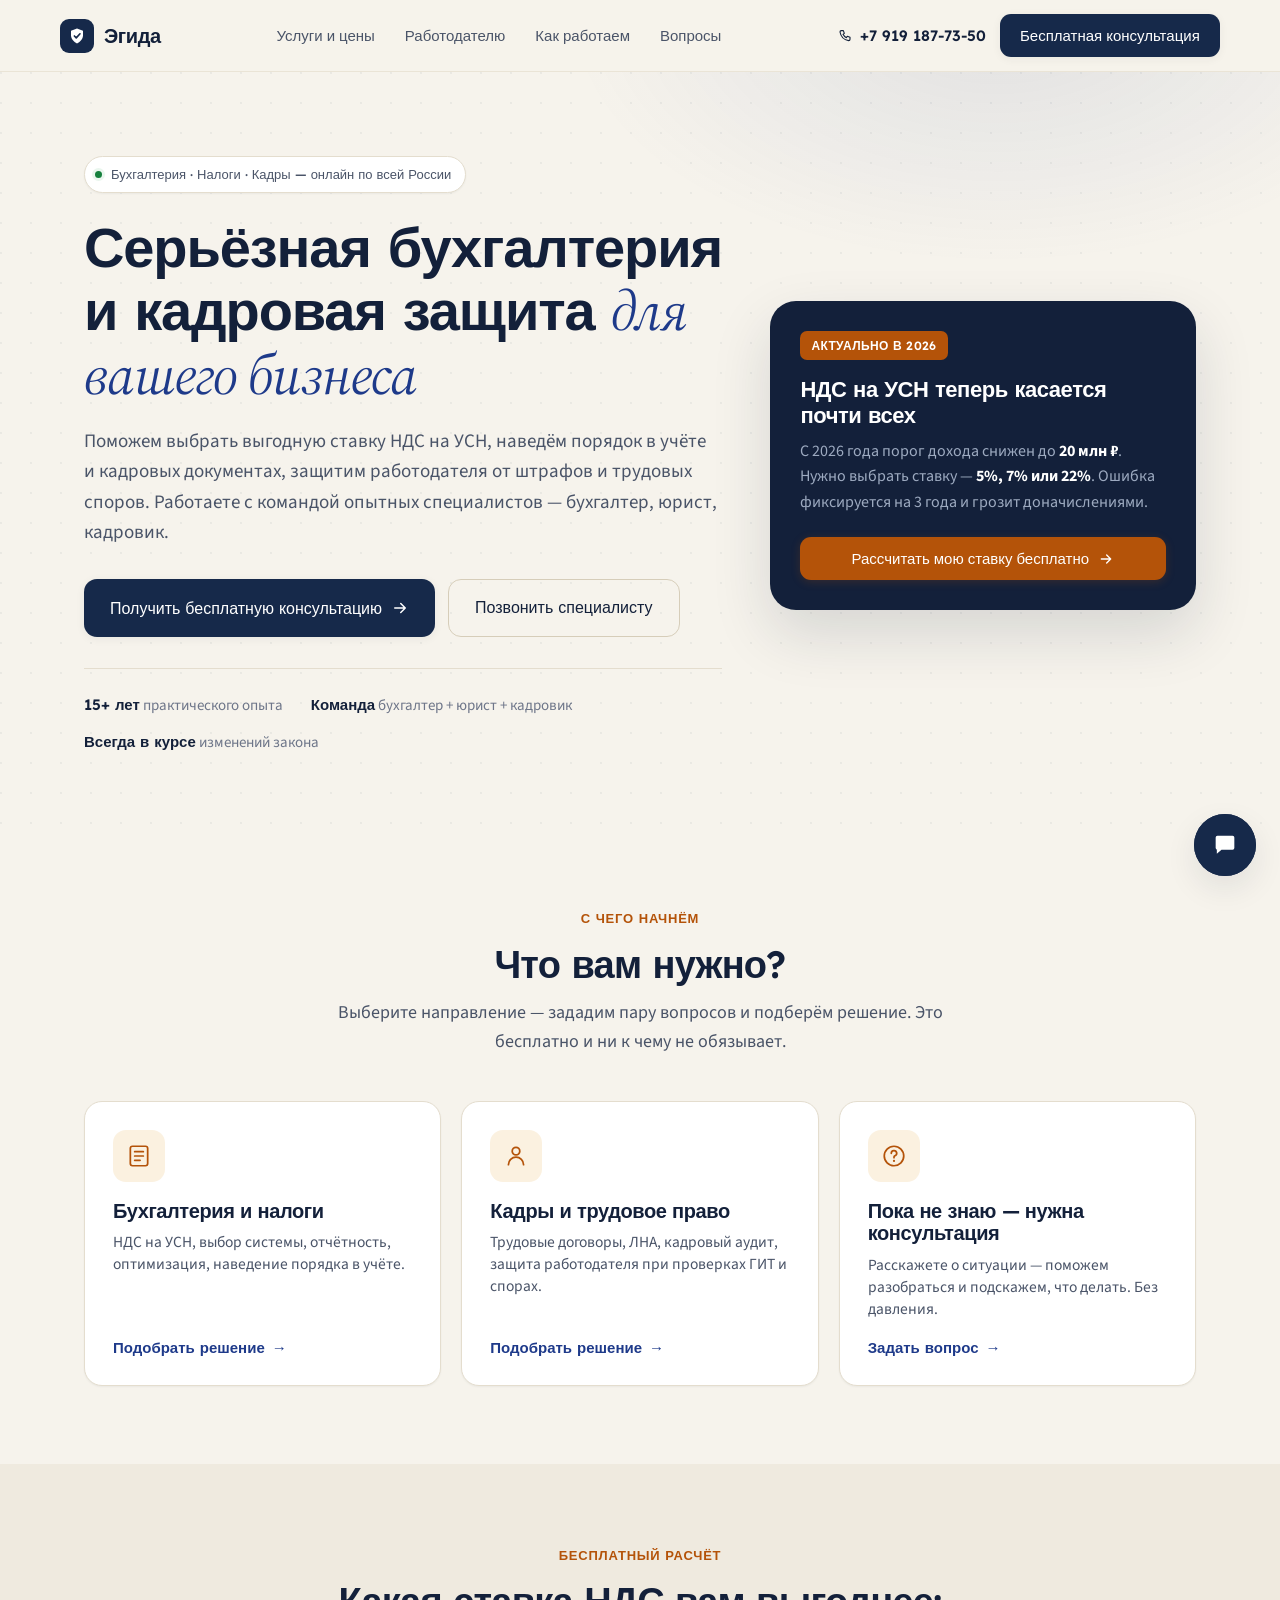
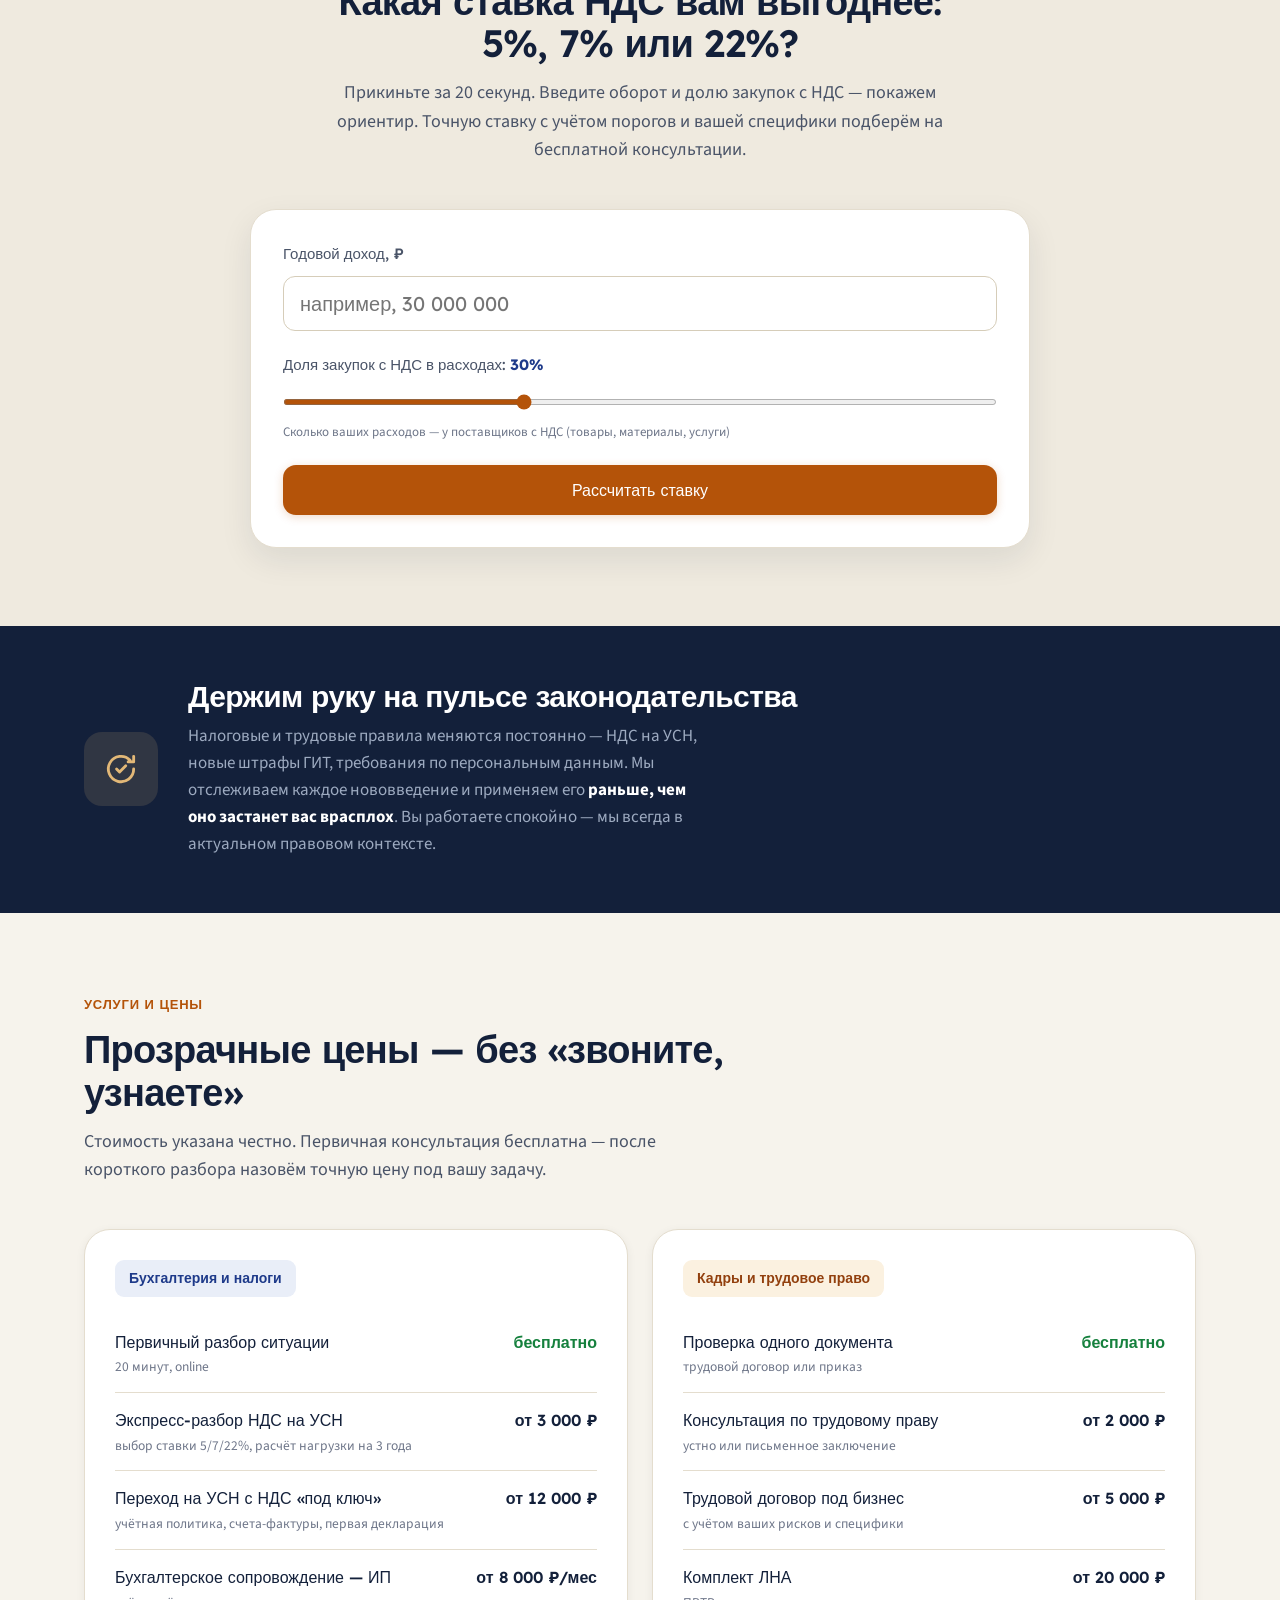
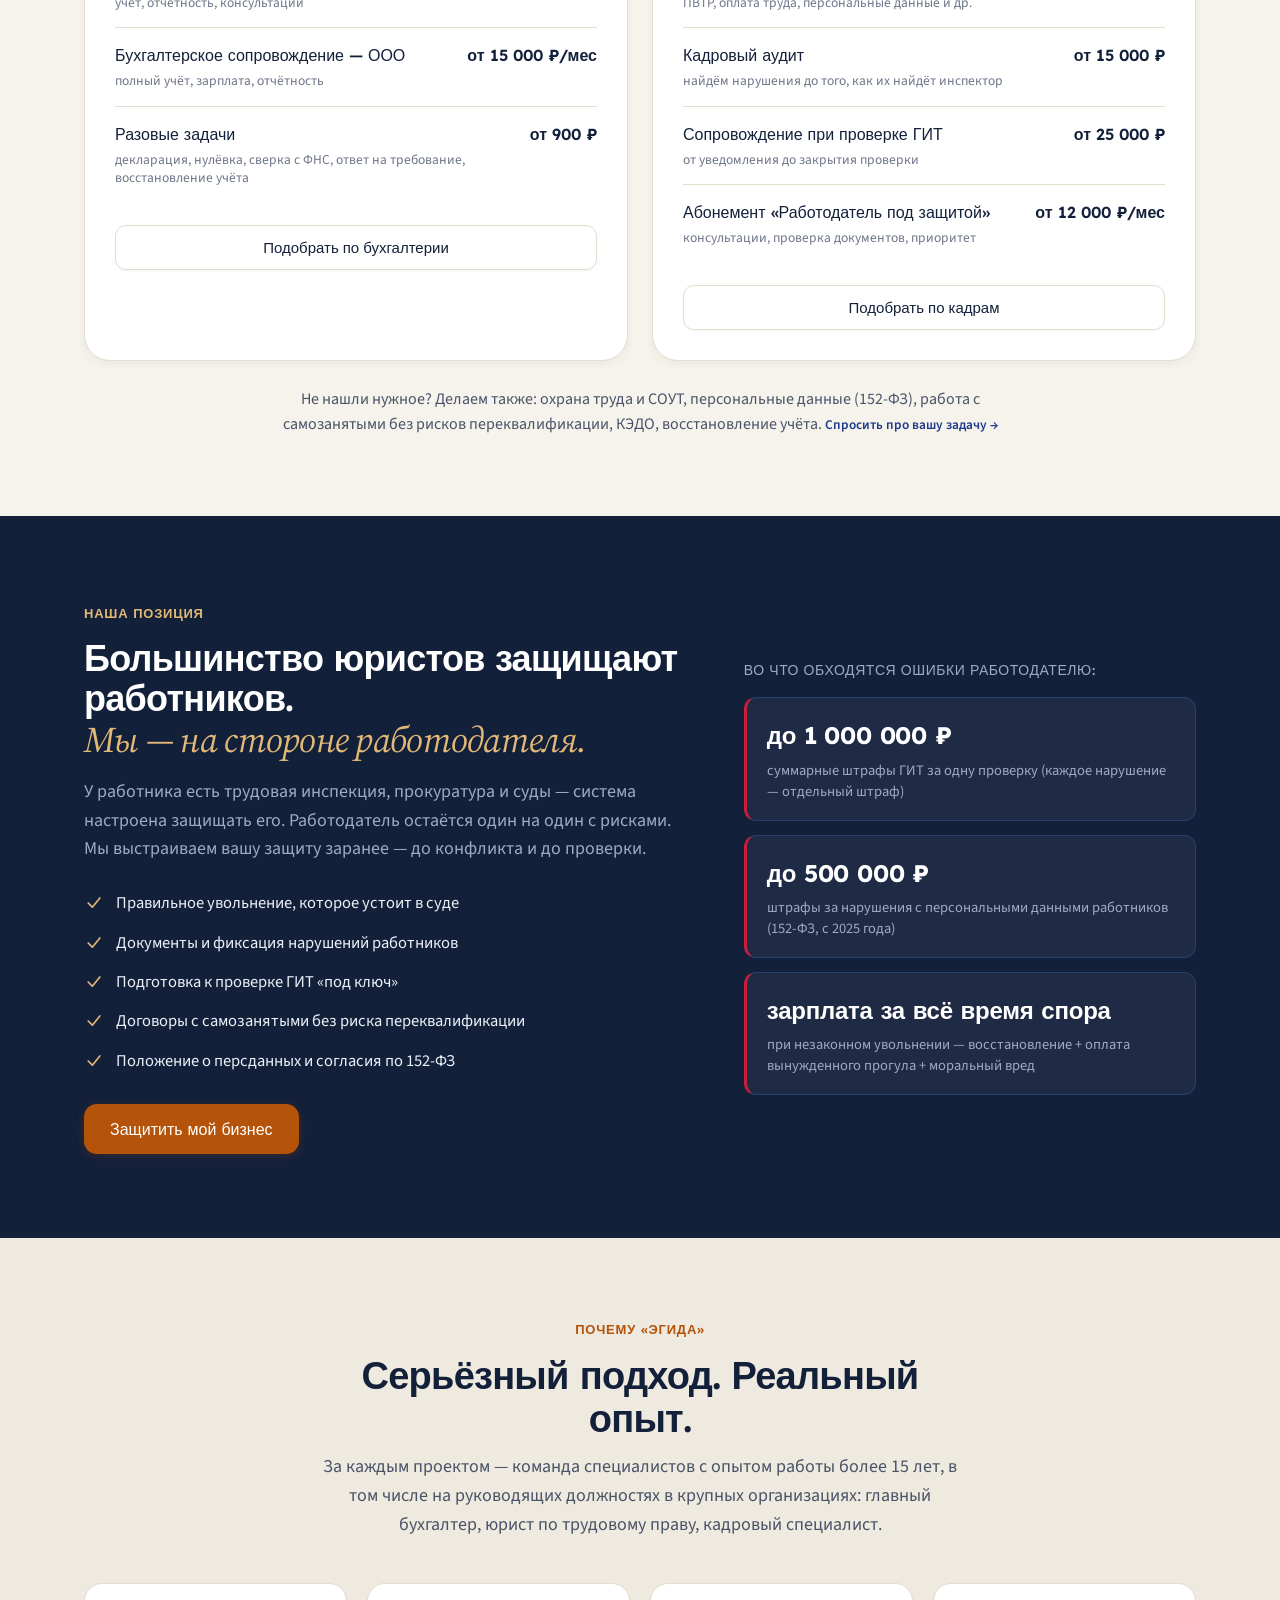
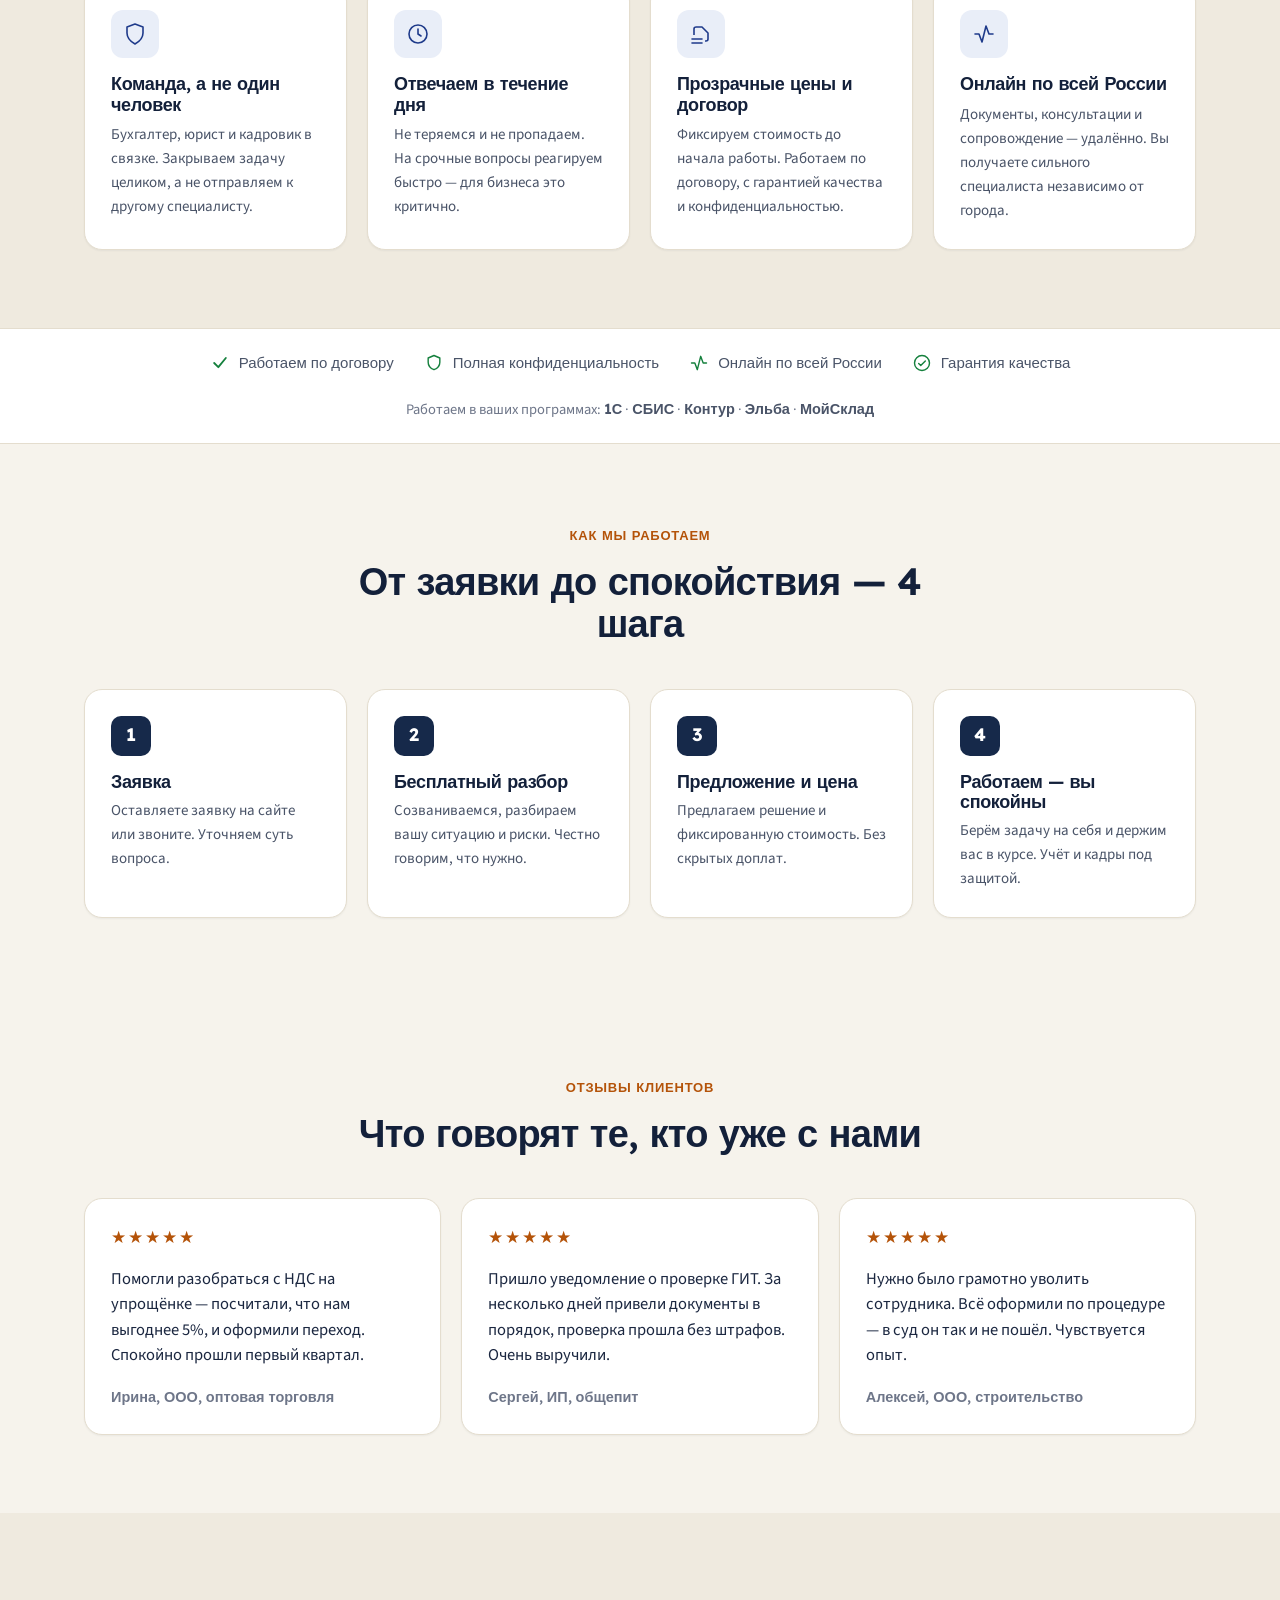
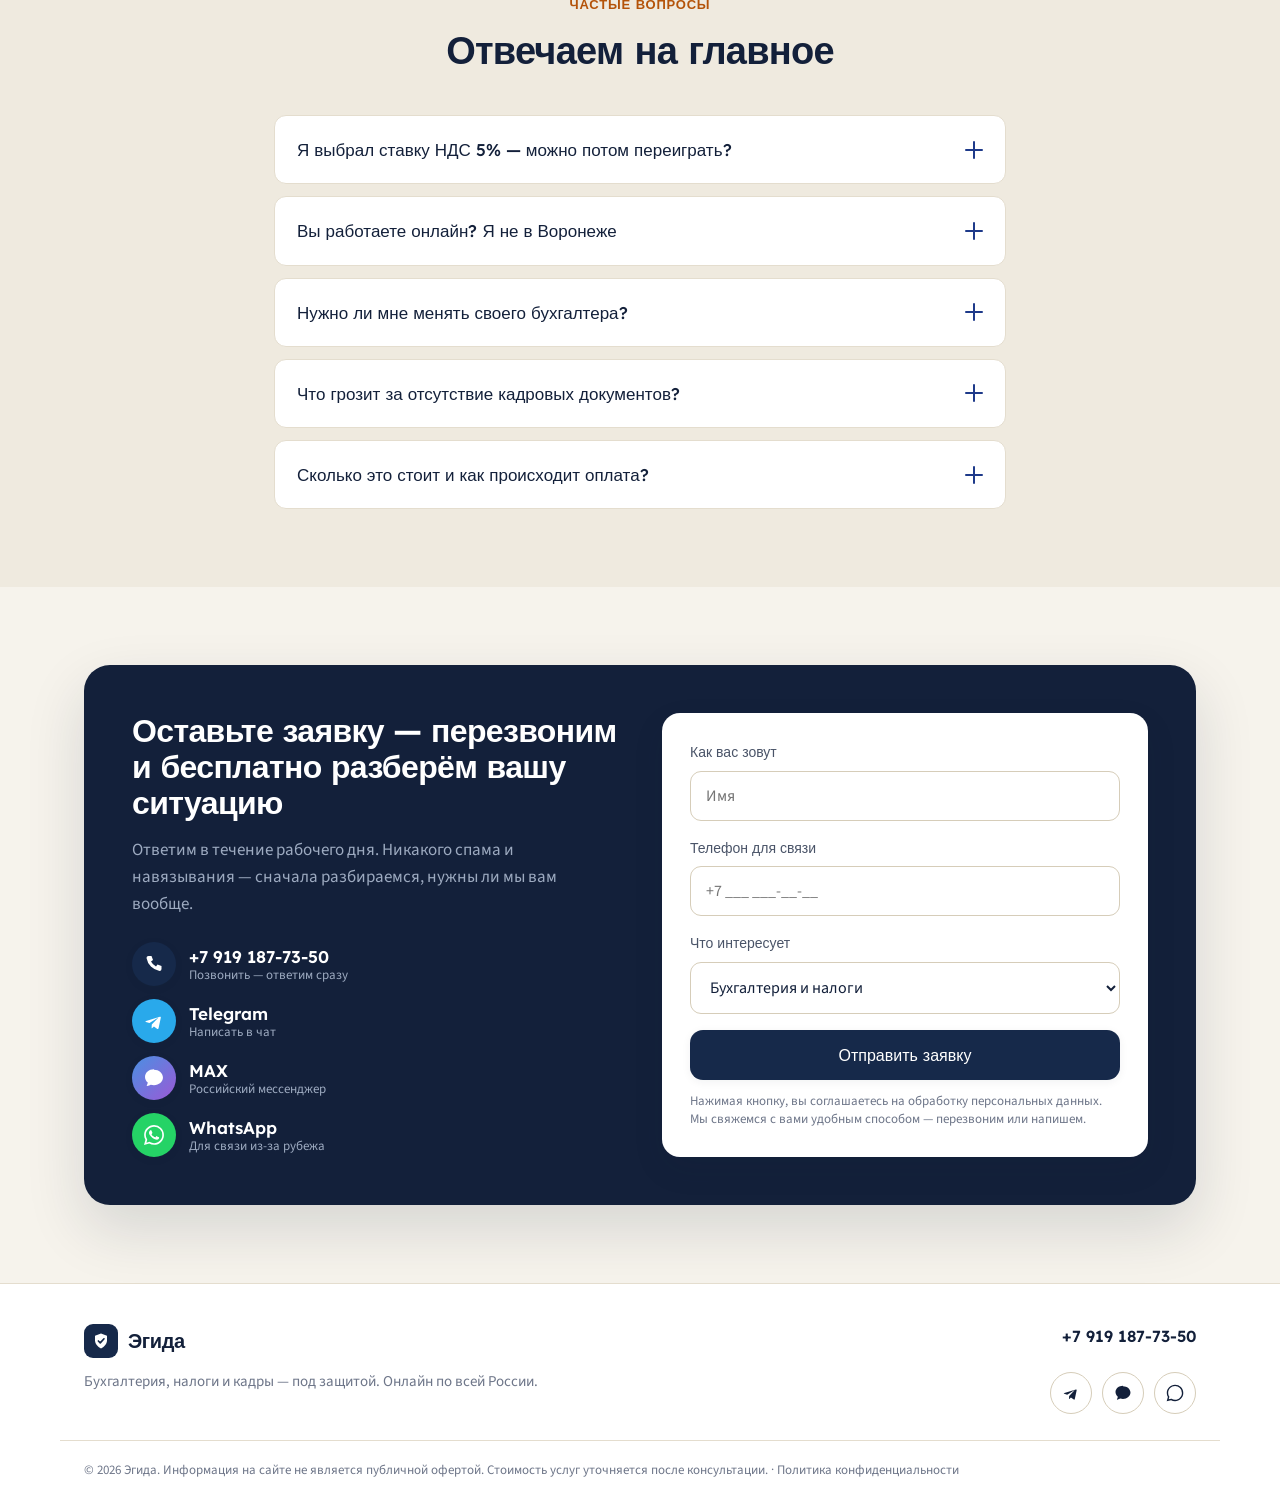
<file: index.html>
<!DOCTYPE html>
<html lang="ru">
<head>
<meta charset="UTF-8">
<meta name="viewport" content="width=device-width, initial-scale=1">
<title>Эгида — бухгалтерия, налоги и кадры для бизнеса | Онлайн по всей России</title>
<meta name="description" content="Серьёзная бухгалтерия, налоговый и кадрово-юридический консалтинг для бизнеса. Поможем с НДС на УСН, наведём порядок в учёте и кадрах, защитим работодателя от штрафов и трудовых споров. Онлайн по всей России. Первичная консультация — бесплатно.">
<meta name="theme-color" content="#13203A">
<meta property="og:title" content="Эгида — бухгалтерия, налоги и кадры под защитой">
<meta property="og:description" content="Поможем выбрать ставку НДС на УСН, навести порядок в учёте и защитить работодателя от штрафов и исков. Первичная консультация бесплатно.">
<meta property="og:type" content="website">
<meta property="og:locale" content="ru_RU">
<meta property="og:image" content="assets/og-card.png">
<link rel="preconnect" href="https://fonts.googleapis.com">
<link rel="preconnect" href="https://fonts.gstatic.com" crossorigin>
<link href="https://fonts.googleapis.com/css2?family=Lexend:wght@400;500;600;700&family=Source+Sans+3:wght@400;500;600;700&family=Source+Serif+4:ital,opt@1,8..60&display=swap" rel="stylesheet">
<link rel="stylesheet" href="styles.css">
<!-- Yandex.Metrika counter -->
<script type="text/javascript">
   (function(m,e,t,r,i,k,a){m[i]=m[i]||function(){(m[i].a=m[i].a||[]).push(arguments)};
   m[i].l=1*new Date();
   for (var j = 0; j < document.scripts.length; j++) {if (document.scripts[j].src === r) { return; }}
   k=e.createElement(t),a=e.getElementsByTagName(t)[0],k.async=1,k.src=r,a.parentNode.insertBefore(k,a)})
   (window, document, "script", "https://mc.yandex.ru/metrika/tag.js", "ym");
   ym(109912832, "init", { clickmap:true, trackLinks:true, accurateTrackBounce:true, webvisor:true });
</script>
<noscript><div><img src="https://mc.yandex.ru/watch/109912832" style="position:absolute; left:-9999px;" alt="" /></div></noscript>
<!-- /Yandex.Metrika counter -->
</head>
<body>

<!-- ========== NAV ========== -->
<header class="nav" id="top">
  <div class="container nav-inner">
    <a href="#top" class="logo" aria-label="Эгида — на главную">
      <span class="logo-mark" aria-hidden="true">
        <svg width="18" height="18" viewBox="0 0 24 24" fill="none"><path d="M12 2 4 5v6c0 5 3.5 8.5 8 11 4.5-2.5 8-6 8-11V5l-8-3Z" fill="currentColor"/><path d="m8.5 12 2.5 2.5L16 9" stroke="#13203A" stroke-width="2.2" stroke-linecap="round" stroke-linejoin="round"/></svg>
      </span>
      <span class="logo-text">Эгида</span>
    </a>
    <nav class="nav-links" aria-label="Основная навигация">
      <a href="#services">Услуги и цены</a>
      <a href="#employer">Работодателю</a>
      <a href="#process">Как работаем</a>
      <a href="#faq">Вопросы</a>
    </nav>
    <div class="nav-cta">
      <a href="tel:+79191877350" class="nav-phone" aria-label="Позвонить">
        <svg width="16" height="16" viewBox="0 0 24 24" fill="none" aria-hidden="true"><path d="M6.5 4h3l1.5 4-2 1.5a12 12 0 0 0 5 5l1.5-2 4 1.5v3a2 2 0 0 1-2 2A16 16 0 0 1 4.5 6a2 2 0 0 1 2-2Z" stroke="currentColor" stroke-width="1.7" stroke-linejoin="round"/></svg>
        <span>+7 919 187-73-50</span>
      </a>
      <button class="btn btn-primary" data-quiz="all">Бесплатная консультация</button>
    </div>
  </div>
</header>

<!-- ========== HERO ========== -->
<section class="hero">
  <div class="hero-bg" aria-hidden="true"></div>
  <div class="container hero-inner">
    <div class="hero-copy">
      <span class="eyebrow"><span class="dot"></span>Бухгалтерия · Налоги · Кадры — онлайн по всей России</span>
      <h1>Серьёзная бухгалтерия и&nbsp;кадровая защита <span class="hl">для вашего бизнеса</span></h1>
      <p class="hero-sub">Поможем выбрать выгодную ставку НДС на&nbsp;УСН, наведём порядок в&nbsp;учёте и&nbsp;кадровых документах, защитим работодателя от&nbsp;штрафов и&nbsp;трудовых споров. Работаете с&nbsp;командой опытных специалистов — бухгалтер, юрист, кадровик.</p>
      <div class="hero-actions">
        <button class="btn btn-primary btn-lg" data-quiz="all">Получить бесплатную консультацию
          <svg class="arr" width="18" height="18" viewBox="0 0 24 24" fill="none" aria-hidden="true"><path d="M5 12h14m-6-6 6 6-6 6" stroke="currentColor" stroke-width="2" stroke-linecap="round" stroke-linejoin="round"/></svg>
        </button>
        <a href="tel:+79191877350" class="btn btn-ghost btn-lg">Позвонить специалисту</a>
      </div>
      <ul class="hero-trust">
        <li><strong>15+ лет</strong> практического опыта</li>
        <li><strong>Команда</strong> бухгалтер + юрист + кадровик</li>
        <li><strong>Всегда в курсе</strong> изменений закона</li>
      </ul>
    </div>
    <aside class="hero-hot" aria-label="Актуальный вопрос">
      <span class="hot-tag">Актуально в 2026</span>
      <h2 class="hot-title">НДС на УСН теперь касается почти всех</h2>
      <p>С 2026 года порог дохода снижен до <strong>20 млн&nbsp;₽</strong>. Нужно выбрать ставку — <strong>5%, 7% или&nbsp;22%</strong>. Ошибка фиксируется на&nbsp;3&nbsp;года и&nbsp;грозит доначислениями.</p>
      <button class="btn btn-gold" data-quiz="buh">Рассчитать мою ставку бесплатно
        <svg class="arr" width="16" height="16" viewBox="0 0 24 24" fill="none" aria-hidden="true"><path d="M5 12h14m-6-6 6 6-6 6" stroke="currentColor" stroke-width="2" stroke-linecap="round" stroke-linejoin="round"/></svg>
      </button>
    </aside>
  </div>
</section>

<!-- ========== PATH SELECT ========== -->
<section class="paths" id="start">
  <div class="container">
    <div class="section-head center">
      <span class="kicker">С чего начнём</span>
      <h2>Что вам нужно?</h2>
      <p class="section-sub">Выберите направление — зададим пару вопросов и подберём решение. Это бесплатно и ни к&nbsp;чему не&nbsp;обязывает.</p>
    </div>
    <div class="path-grid">
      <button class="path-card" data-quiz="buh">
        <span class="path-ico" aria-hidden="true">
          <svg width="26" height="26" viewBox="0 0 24 24" fill="none"><rect x="4" y="3" width="16" height="18" rx="2" stroke="currentColor" stroke-width="1.6"/><path d="M8 8h8M8 12h8M8 16h5" stroke="currentColor" stroke-width="1.6" stroke-linecap="round"/></svg>
        </span>
        <h3>Бухгалтерия и налоги</h3>
        <p>НДС на УСН, выбор системы, отчётность, оптимизация, наведение порядка в учёте.</p>
        <span class="path-link">Подобрать решение <span class="arr">→</span></span>
      </button>
      <button class="path-card" data-quiz="kadry">
        <span class="path-ico" aria-hidden="true">
          <svg width="26" height="26" viewBox="0 0 24 24" fill="none"><path d="M12 11a3.5 3.5 0 1 0 0-7 3.5 3.5 0 0 0 0 7Z" stroke="currentColor" stroke-width="1.6"/><path d="M5 20a7 7 0 0 1 14 0" stroke="currentColor" stroke-width="1.6" stroke-linecap="round"/></svg>
        </span>
        <h3>Кадры и трудовое право</h3>
        <p>Трудовые договоры, ЛНА, кадровый аудит, защита работодателя при проверках ГИТ и спорах.</p>
        <span class="path-link">Подобрать решение <span class="arr">→</span></span>
      </button>
      <button class="path-card" data-quiz="all">
        <span class="path-ico" aria-hidden="true">
          <svg width="26" height="26" viewBox="0 0 24 24" fill="none"><path d="M12 21a9 9 0 1 0 0-18 9 9 0 0 0 0 18Z" stroke="currentColor" stroke-width="1.6"/><path d="M9.5 9.5a2.5 2.5 0 1 1 3.2 2.4c-.6.2-.7.6-.7 1.1v.5" stroke="currentColor" stroke-width="1.6" stroke-linecap="round"/><circle cx="12" cy="16.5" r="1" fill="currentColor"/></svg>
        </span>
        <h3>Пока не знаю — нужна консультация</h3>
        <p>Расскажете о ситуации — поможем разобраться и подскажем, что делать. Без давления.</p>
        <span class="path-link">Задать вопрос <span class="arr">→</span></span>
      </button>
    </div>
  </div>
</section>

<!-- ========== НДС CALCULATOR (lead magnet) ========== -->
<section class="calc" id="nds">
  <div class="container">
    <div class="section-head center">
      <span class="kicker">Бесплатный расчёт</span>
      <h2>Какая ставка НДС вам выгоднее: 5%, 7% или 22%?</h2>
      <p class="section-sub">Прикиньте за 20 секунд. Введите оборот и долю закупок с НДС — покажем ориентир. Точную ставку с учётом порогов и вашей специфики подберём на бесплатной консультации.</p>
    </div>
    <div class="calc-box">
      <div class="calc-inputs">
        <div class="calc-field">
          <label for="calc-rev">Годовой доход, ₽</label>
          <input type="text" id="calc-rev" inputmode="numeric" placeholder="например, 30 000 000">
        </div>
        <div class="calc-field">
          <label for="calc-share">Доля закупок с НДС в расходах: <b id="calc-share-val">30%</b></label>
          <input type="range" id="calc-share" min="0" max="90" value="30" step="5">
          <span class="calc-hint">Сколько ваших расходов — у поставщиков с НДС (товары, материалы, услуги)</span>
        </div>
        <button class="btn btn-gold btn-lg btn-block" id="calc-go">Рассчитать ставку</button>
      </div>
      <div class="calc-result" id="calc-result" hidden>
        <div class="calc-cards">
          <div class="calc-card" data-rate="5"><span class="cc-rate">НДС 5%</span><span class="cc-sum" id="cc5">—</span><span class="cc-cap">без вычета входящего</span></div>
          <div class="calc-card" data-rate="7"><span class="cc-rate">НДС 7%</span><span class="cc-sum" id="cc7">—</span><span class="cc-cap">без вычета входящего</span></div>
          <div class="calc-card" data-rate="22"><span class="cc-rate">НДС 22%</span><span class="cc-sum" id="cc22">—</span><span class="cc-cap">с вычетом входящего</span></div>
        </div>
        <p class="calc-verdict" id="calc-verdict"></p>
        <p class="calc-disclaimer">Это предварительная оценка по году. Реальная нагрузка зависит от порога дохода (5% — для дохода 60–250 млн ₽), структуры расходов и других факторов. <strong>Точный расчёт — бесплатно на консультации.</strong></p>
        <button class="btn btn-primary btn-lg btn-block" data-quiz="buh">Получить точный расчёт от специалиста</button>
      </div>
    </div>
  </div>
</section>

<!-- ========== LAW BAND ========== -->
<section class="lawband">
  <div class="container lawband-inner">
    <span class="lawband-ico" aria-hidden="true">
      <svg viewBox="0 0 24 24" fill="none"><path d="M20 12a8 8 0 1 1-2.3-5.6M20 4v3.5h-3.5" stroke="currentColor" stroke-width="1.8" stroke-linecap="round" stroke-linejoin="round"/><path d="m9.2 12 1.9 1.9L15 10" stroke="currentColor" stroke-width="1.8" stroke-linecap="round" stroke-linejoin="round"/></svg>
    </span>
    <div class="lawband-tx">
      <h2>Держим руку на пульсе законодательства</h2>
      <p>Налоговые и трудовые правила меняются постоянно — НДС на УСН, новые штрафы ГИТ, требования по персональным данным. Мы отслеживаем каждое нововведение и применяем его <strong>раньше, чем оно застанет вас врасплох</strong>. Вы работаете спокойно — мы всегда в актуальном правовом контексте.</p>
    </div>
  </div>
</section>

<!-- ========== SERVICES + PRICES ========== -->
<section class="services" id="services">
  <div class="container">
    <div class="section-head">
      <span class="kicker">Услуги и цены</span>
      <h2>Прозрачные цены — без «звоните, узнаете»</h2>
      <p class="section-sub">Стоимость указана честно. Первичная консультация бесплатна — после короткого разбора назовём точную цену под вашу задачу.</p>
    </div>

    <div class="svc-cols">
      <!-- BUH -->
      <div class="svc-col">
        <div class="svc-col-head">
          <span class="svc-badge svc-badge-blue">Бухгалтерия и налоги</span>
        </div>
        <ul class="price-list">
          <li class="price-row free">
            <div><span class="price-name">Первичный разбор ситуации</span><span class="price-note">20 минут, online</span></div>
            <span class="price-val">бесплатно</span>
          </li>
          <li class="price-row">
            <div><span class="price-name">Экспресс-разбор НДС на УСН</span><span class="price-note">выбор ставки 5/7/22%, расчёт нагрузки на 3 года</span></div>
            <span class="price-val">от 3 000 ₽</span>
          </li>
          <li class="price-row">
            <div><span class="price-name">Переход на УСН с НДС «под ключ»</span><span class="price-note">учётная политика, счета-фактуры, первая декларация</span></div>
            <span class="price-val">от 12 000 ₽</span>
          </li>
          <li class="price-row">
            <div><span class="price-name">Бухгалтерское сопровождение — ИП</span><span class="price-note">учёт, отчётность, консультации</span></div>
            <span class="price-val">от 8 000 ₽/мес</span>
          </li>
          <li class="price-row">
            <div><span class="price-name">Бухгалтерское сопровождение — ООО</span><span class="price-note">полный учёт, зарплата, отчётность</span></div>
            <span class="price-val">от 15 000 ₽/мес</span>
          </li>
          <li class="price-row">
            <div><span class="price-name">Разовые задачи</span><span class="price-note">декларация, нулёвка, сверка с ФНС, ответ на требование, восстановление учёта</span></div>
            <span class="price-val">от 900 ₽</span>
          </li>
        </ul>
        <button class="btn btn-soft btn-block" data-quiz="buh">Подобрать по бухгалтерии</button>
      </div>

      <!-- KADRY -->
      <div class="svc-col">
        <div class="svc-col-head">
          <span class="svc-badge svc-badge-gold">Кадры и трудовое право</span>
        </div>
        <ul class="price-list">
          <li class="price-row free">
            <div><span class="price-name">Проверка одного документа</span><span class="price-note">трудовой договор или приказ</span></div>
            <span class="price-val">бесплатно</span>
          </li>
          <li class="price-row">
            <div><span class="price-name">Консультация по трудовому праву</span><span class="price-note">устно или письменное заключение</span></div>
            <span class="price-val">от 2 000 ₽</span>
          </li>
          <li class="price-row">
            <div><span class="price-name">Трудовой договор под бизнес</span><span class="price-note">с учётом ваших рисков и специфики</span></div>
            <span class="price-val">от 5 000 ₽</span>
          </li>
          <li class="price-row">
            <div><span class="price-name">Комплект ЛНА</span><span class="price-note">ПВТР, оплата труда, персональные данные и др.</span></div>
            <span class="price-val">от 20 000 ₽</span>
          </li>
          <li class="price-row">
            <div><span class="price-name">Кадровый аудит</span><span class="price-note">найдём нарушения до того, как их найдёт инспектор</span></div>
            <span class="price-val">от 15 000 ₽</span>
          </li>
          <li class="price-row">
            <div><span class="price-name">Сопровождение при проверке ГИТ</span><span class="price-note">от уведомления до закрытия проверки</span></div>
            <span class="price-val">от 25 000 ₽</span>
          </li>
          <li class="price-row">
            <div><span class="price-name">Абонемент «Работодатель под защитой»</span><span class="price-note">консультации, проверка документов, приоритет</span></div>
            <span class="price-val">от 12 000 ₽/мес</span>
          </li>
        </ul>
        <button class="btn btn-soft btn-block" data-quiz="kadry">Подобрать по кадрам</button>
      </div>
    </div>
    <p class="svc-foot">Не нашли нужное? Делаем также: охрана труда и СОУТ, персональные данные (152-ФЗ), работа с самозанятыми без рисков переквалификации, КЭДО, восстановление учёта. <button class="linklike" data-quiz="all">Спросить про вашу задачу →</button></p>
  </div>
</section>

<!-- ========== EMPLOYER SIDE ========== -->
<section class="employer" id="employer">
  <div class="container employer-inner">
    <div class="employer-copy">
      <span class="kicker kicker-light">Наша позиция</span>
      <h2>Большинство юристов защищают работников.<br><span class="hl-gold">Мы — на стороне работодателя.</span></h2>
      <p>У работника есть трудовая инспекция, прокуратура и суды — система настроена защищать его. Работодатель остаётся один на один с рисками. Мы выстраиваем вашу защиту заранее — до конфликта и до проверки.</p>
      <ul class="emp-list">
        <li><svg width="20" height="20" viewBox="0 0 24 24" fill="none" aria-hidden="true"><path d="m5 12 5 5 9-11" stroke="currentColor" stroke-width="2" stroke-linecap="round" stroke-linejoin="round"/></svg>Правильное увольнение, которое устоит в суде</li>
        <li><svg width="20" height="20" viewBox="0 0 24 24" fill="none" aria-hidden="true"><path d="m5 12 5 5 9-11" stroke="currentColor" stroke-width="2" stroke-linecap="round" stroke-linejoin="round"/></svg>Документы и фиксация нарушений работников</li>
        <li><svg width="20" height="20" viewBox="0 0 24 24" fill="none" aria-hidden="true"><path d="m5 12 5 5 9-11" stroke="currentColor" stroke-width="2" stroke-linecap="round" stroke-linejoin="round"/></svg>Подготовка к проверке ГИТ «под ключ»</li>
        <li><svg width="20" height="20" viewBox="0 0 24 24" fill="none" aria-hidden="true"><path d="m5 12 5 5 9-11" stroke="currentColor" stroke-width="2" stroke-linecap="round" stroke-linejoin="round"/></svg>Договоры с самозанятыми без риска переквалификации</li>
        <li><svg width="20" height="20" viewBox="0 0 24 24" fill="none" aria-hidden="true"><path d="m5 12 5 5 9-11" stroke="currentColor" stroke-width="2" stroke-linecap="round" stroke-linejoin="round"/></svg>Положение о персданных и согласия по 152-ФЗ</li>
      </ul>
      <button class="btn btn-gold btn-lg" data-quiz="kadry">Защитить мой бизнес</button>
    </div>
    <div class="employer-risks">
      <p class="risks-cap">Во что обходятся ошибки работодателю:</p>
      <div class="risk-card">
        <span class="risk-num">до 1 000 000 ₽</span>
        <span class="risk-desc">суммарные штрафы ГИТ за одну проверку (каждое нарушение — отдельный штраф)</span>
      </div>
      <div class="risk-card">
        <span class="risk-num">до 500 000 ₽</span>
        <span class="risk-desc">штрафы за нарушения с персональными данными работников (152-ФЗ, с 2025 года)</span>
      </div>
      <div class="risk-card">
        <span class="risk-num">зарплата за всё время спора</span>
        <span class="risk-desc">при незаконном увольнении — восстановление + оплата вынужденного прогула + моральный вред</span>
      </div>
    </div>
  </div>
</section>

<!-- ========== WHY US ========== -->
<section class="why" id="about">
  <div class="container">
    <div class="section-head center">
      <span class="kicker">Почему «Эгида»</span>
      <h2>Серьёзный подход. Реальный опыт.</h2>
      <p class="section-sub">За каждым проектом — команда специалистов с опытом работы более 15 лет, в том числе на руководящих должностях в крупных организациях: главный бухгалтер, юрист по трудовому праву, кадровый специалист.</p>
    </div>
    <div class="why-grid">
      <div class="why-card">
        <span class="why-ico" aria-hidden="true"><svg width="24" height="24" viewBox="0 0 24 24" fill="none"><path d="M12 2 4 5v6c0 5 3.5 8.5 8 11 4.5-2.5 8-6 8-11V5l-8-3Z" stroke="currentColor" stroke-width="1.6" stroke-linejoin="round"/></svg></span>
        <h3>Команда, а не один человек</h3>
        <p>Бухгалтер, юрист и кадровик в связке. Закрываем задачу целиком, а не отправляем к другому специалисту.</p>
      </div>
      <div class="why-card">
        <span class="why-ico" aria-hidden="true"><svg width="24" height="24" viewBox="0 0 24 24" fill="none"><circle cx="12" cy="12" r="9" stroke="currentColor" stroke-width="1.6"/><path d="M12 7v5l3 2" stroke="currentColor" stroke-width="1.6" stroke-linecap="round" stroke-linejoin="round"/></svg></span>
        <h3>Отвечаем в течение дня</h3>
        <p>Не теряемся и не пропадаем. На срочные вопросы реагируем быстро — для бизнеса это критично.</p>
      </div>
      <div class="why-card">
        <span class="why-ico" aria-hidden="true"><svg width="24" height="24" viewBox="0 0 24 24" fill="none"><path d="M5 13V7a2 2 0 0 1 2-2h6l6 6v6a2 2 0 0 1-2 2h-1" stroke="currentColor" stroke-width="1.6" stroke-linejoin="round"/><path d="M3 17h10M3 21h10" stroke="currentColor" stroke-width="1.6" stroke-linecap="round"/></svg></span>
        <h3>Прозрачные цены и договор</h3>
        <p>Фиксируем стоимость до начала работы. Работаем по договору, с гарантией качества и конфиденциальностью.</p>
      </div>
      <div class="why-card">
        <span class="why-ico" aria-hidden="true"><svg width="24" height="24" viewBox="0 0 24 24" fill="none"><path d="M3 12h4l3 8 4-16 3 8h4" stroke="currentColor" stroke-width="1.6" stroke-linecap="round" stroke-linejoin="round"/></svg></span>
        <h3>Онлайн по всей России</h3>
        <p>Документы, консультации и сопровождение — удалённо. Вы получаете сильного специалиста независимо от города.</p>
      </div>
    </div>
  </div>
</section>

<!-- ========== TRUST STRIP ========== -->
<section class="truststrip">
  <div class="container">
    <div class="truststrip-inner">
      <span class="ti"><svg width="20" height="20" viewBox="0 0 24 24" fill="none" aria-hidden="true"><path d="m5 12 5 5 9-11" stroke="currentColor" stroke-width="2.2" stroke-linecap="round" stroke-linejoin="round"/></svg>Работаем по договору</span>
      <span class="ti"><svg width="20" height="20" viewBox="0 0 24 24" fill="none" aria-hidden="true"><path d="M12 3 5 6v5c0 4.5 3 7.5 7 9 4-1.5 7-4.5 7-9V6l-7-3Z" stroke="currentColor" stroke-width="1.7" stroke-linejoin="round"/></svg>Полная конфиденциальность</span>
      <span class="ti"><svg width="20" height="20" viewBox="0 0 24 24" fill="none" aria-hidden="true"><path d="M3 12h4l3 8 4-16 3 8h4" stroke="currentColor" stroke-width="1.7" stroke-linecap="round" stroke-linejoin="round"/></svg>Онлайн по всей России</span>
      <span class="ti"><svg width="20" height="20" viewBox="0 0 24 24" fill="none" aria-hidden="true"><circle cx="12" cy="12" r="9" stroke="currentColor" stroke-width="1.7"/><path d="M8 12.5l2.5 2.5L16 9.5" stroke="currentColor" stroke-width="1.7" stroke-linecap="round" stroke-linejoin="round"/></svg>Гарантия качества</span>
    </div>
    <p class="tools-line">Работаем в ваших программах: <b>1С</b> · <b>СБИС</b> · <b>Контур</b> · <b>Эльба</b> · <b>МойСклад</b></p>
  </div>
</section>

<!-- ========== PROCESS ========== -->
<section class="process" id="process">
  <div class="container">
    <div class="section-head center">
      <span class="kicker">Как мы работаем</span>
      <h2>От заявки до спокойствия — 4 шага</h2>
    </div>
    <ol class="steps">
      <li class="step">
        <span class="step-num">1</span>
        <h3>Заявка</h3>
        <p>Оставляете заявку на сайте или звоните. Уточняем суть вопроса.</p>
      </li>
      <li class="step">
        <span class="step-num">2</span>
        <h3>Бесплатный разбор</h3>
        <p>Созваниваемся, разбираем вашу ситуацию и риски. Честно говорим, что нужно.</p>
      </li>
      <li class="step">
        <span class="step-num">3</span>
        <h3>Предложение и цена</h3>
        <p>Предлагаем решение и фиксированную стоимость. Без скрытых доплат.</p>
      </li>
      <li class="step">
        <span class="step-num">4</span>
        <h3>Работаем — вы спокойны</h3>
        <p>Берём задачу на себя и держим вас в курсе. Учёт и кадры под защитой.</p>
      </li>
    </ol>
  </div>
</section>

<!-- ========== TESTIMONIALS (ЗАГЛУШКИ — заменить на реальные отзывы) ========== -->
<section class="reviews">
  <div class="container">
    <div class="section-head center">
      <span class="kicker">Отзывы клиентов</span>
      <h2>Что говорят те, кто уже с нами</h2>
    </div>
    <div class="review-grid">
      <!-- TODO: заменить на реальные отзывы клиентов -->
      <figure class="review-card">
        <div class="stars" aria-label="5 из 5">★★★★★</div>
        <blockquote>Помогли разобраться с НДС на упрощёнке — посчитали, что нам выгоднее 5%, и оформили переход. Спокойно прошли первый квартал.</blockquote>
        <figcaption>Ирина, ООО, оптовая торговля</figcaption>
      </figure>
      <figure class="review-card">
        <div class="stars" aria-label="5 из 5">★★★★★</div>
        <blockquote>Пришло уведомление о проверке ГИТ. За несколько дней привели документы в порядок, проверка прошла без штрафов. Очень выручили.</blockquote>
        <figcaption>Сергей, ИП, общепит</figcaption>
      </figure>
      <figure class="review-card">
        <div class="stars" aria-label="5 из 5">★★★★★</div>
        <blockquote>Нужно было грамотно уволить сотрудника. Всё оформили по процедуре — в суд он так и не пошёл. Чувствуется опыт.</blockquote>
        <figcaption>Алексей, ООО, строительство</figcaption>
      </figure>
    </div>
  </div>
</section>

<!-- ========== FAQ ========== -->
<section class="faq" id="faq">
  <div class="container-narrow">
    <div class="section-head center">
      <span class="kicker">Частые вопросы</span>
      <h2>Отвечаем на главное</h2>
    </div>
    <div class="faq-list">
      <details class="faq-item">
        <summary>Я выбрал ставку НДС 5% — можно потом переиграть?<span class="faq-plus" aria-hidden="true"></span></summary>
        <div class="faq-body"><p>Нет. Выбрав пониженную ставку (5% или 7%), вы обязаны применять её минимум 3 года (12 кварталов). Поэтому так важно посчитать заранее — мы поможем выбрать вариант, который реально выгоден именно вашему бизнесу.</p></div>
      </details>
      <details class="faq-item">
        <summary>Вы работаете онлайн? Я не в Воронеже<span class="faq-plus" aria-hidden="true"></span></summary>
        <div class="faq-body"><p>Да, мы работаем со всей Россией удалённо: консультации по видеосвязи и телефону, документы и сопровождение — онлайн. Город не имеет значения.</p></div>
      </details>
      <details class="faq-item">
        <summary>Нужно ли мне менять своего бухгалтера?<span class="faq-plus" aria-hidden="true"></span></summary>
        <div class="faq-body"><p>Не обязательно. Мы можем дать разовую консультацию, проверить учёт или документы и работать вместе с вашим бухгалтером. Полное сопровождение берём, только если вам так удобнее.</p></div>
      </details>
      <details class="faq-item">
        <summary>Что грозит за отсутствие кадровых документов?<span class="faq-plus" aria-hidden="true"></span></summary>
        <div class="faq-body"><p>Штрафы ГИТ по каждому нарушению отдельно — для компаний это десятки и сотни тысяч рублей, суммарно за проверку легко выходит более 1 млн ₽. Кадровый аудит позволяет найти и закрыть проблемы заранее.</p></div>
      </details>
      <details class="faq-item">
        <summary>Сколько это стоит и как происходит оплата?<span class="faq-plus" aria-hidden="true"></span></summary>
        <div class="faq-body"><p>Первичная консультация — бесплатно. Дальше — по прозрачному прайсу (см. раздел «Услуги и цены»), точную сумму называем после разбора. Работаем по договору, оплата удобным способом.</p></div>
      </details>
    </div>
  </div>
</section>

<!-- ========== FINAL CTA / CONTACTS ========== -->
<section class="cta" id="contacts">
  <div class="container">
    <div class="cta-box">
      <div class="cta-copy">
        <h2>Оставьте заявку — перезвоним и&nbsp;бесплатно разберём вашу ситуацию</h2>
        <p>Ответим в течение рабочего дня. Никакого спама и навязывания — сначала разбираемся, нужны ли мы вам вообще.</p>
        <div class="msg-row">
          <a class="msg-link" href="tel:+79191877350"><span class="msg-ico ico-phone"><svg viewBox="0 0 24 24" aria-hidden="true"><path fill="currentColor" d="M6.5 4h3l1.5 4-2 1.5a12 12 0 0 0 5 5l1.5-2 4 1.5v3a2 2 0 0 1-2 2A16 16 0 0 1 4.5 6a2 2 0 0 1 2-2Z"/></svg></span><span class="tx">+7 919 187-73-50<span class="sub">Позвонить — ответим сразу</span></span></a>
          <a class="msg-link" href="https://t.me/egida_consult" target="_blank" rel="noopener"><span class="msg-ico ico-tg"><svg viewBox="0 0 24 24" aria-hidden="true"><path fill="currentColor" d="M9.78 15.6 9.6 19.3c.35 0 .5-.15.68-.33l1.64-1.57 3.4 2.49c.62.34 1.07.16 1.24-.57l2.24-10.52c.2-.92-.33-1.28-.93-1.06L4.1 11.9c-.9.35-.89.85-.16 1.07l3.5 1.09 8.12-5.12c.38-.25.73-.11.44.14L9.78 15.6Z"/></svg></span><span class="tx">Telegram<span class="sub">Написать в чат</span></span></a>
          <a class="msg-link" href="https://max.ru/" target="_blank" rel="noopener"><span class="msg-ico ico-max"><svg viewBox="0 0 24 24" aria-hidden="true"><path fill="currentColor" d="M12 3.2C7 3.2 3 6.6 3 10.9c0 2.2 1.06 4.18 2.78 5.57-.12.99-.5 2.16-1.04 3.13-.13.24.06.52.32.46 1.6-.36 2.86-.9 3.72-1.36.99.3 2.06.46 3.18.46 5 0 9-3.4 9-7.66 0-4.3-4-7.7-8.96-7.7Z"/></svg></span><span class="tx">MAX<span class="sub">Российский мессенджер</span></span></a>
          <a class="msg-link" href="https://wa.me/79191877350" target="_blank" rel="noopener"><span class="msg-ico ico-wa"><svg viewBox="0 0 24 24" aria-hidden="true"><path fill="currentColor" d="M19.05 4.91A9.82 9.82 0 0 0 12.04 2C6.58 2 2.13 6.45 2.13 11.91c0 1.75.46 3.45 1.32 4.95L2 22l5.25-1.38a9.9 9.9 0 0 0 4.79 1.22c5.46 0 9.91-4.45 9.91-9.91 0-2.65-1.03-5.14-2.9-7.02ZM12.04 20.15a8.23 8.23 0 0 1-4.19-1.15l-.3-.18-3.12.82.83-3.04-.2-.31a8.2 8.2 0 0 1-1.26-4.38c0-4.54 3.7-8.23 8.25-8.23 2.2 0 4.27.86 5.82 2.42a8.18 8.18 0 0 1 2.41 5.82c0 4.54-3.7 8.23-8.24 8.23Zm4.52-6.16c-.25-.12-1.47-.72-1.69-.81-.23-.08-.39-.12-.56.12-.16.25-.64.81-.78.97-.14.17-.29.19-.54.06-.25-.12-1.05-.39-1.99-1.23-.74-.66-1.23-1.47-1.38-1.72-.14-.25-.01-.38.11-.5.11-.11.25-.29.37-.43.13-.14.17-.25.25-.41.08-.17.04-.31-.02-.43-.06-.12-.56-1.34-.76-1.84-.2-.48-.4-.42-.56-.43h-.48c-.17 0-.43.06-.66.31-.22.25-.86.85-.86 2.07 0 1.22.89 2.4 1.01 2.56.12.17 1.75 2.67 4.23 3.74.59.26 1.05.41 1.41.52.59.19 1.13.16 1.56.1.48-.07 1.47-.6 1.68-1.18.21-.58.21-1.07.14-1.18-.06-.1-.22-.16-.47-.28Z"/></svg></span><span class="tx">WhatsApp<span class="sub">Для связи из-за рубежа</span></span></a>
        </div>
      </div>
      <form class="cta-form" id="leadForm" novalidate>
        <div class="field">
          <label for="lf-name">Как вас зовут</label>
          <input type="text" id="lf-name" name="name" autocomplete="name" placeholder="Имя" required>
        </div>
        <div class="field">
          <label for="lf-phone">Телефон для связи</label>
          <input type="tel" id="lf-phone" name="phone" autocomplete="tel" inputmode="tel" placeholder="+7 ___ ___-__-__" required>
        </div>
        <div class="field">
          <label for="lf-topic">Что интересует</label>
          <select id="lf-topic" name="topic">
            <option value="Бухгалтерия и налоги">Бухгалтерия и налоги</option>
            <option value="Кадры и трудовое право">Кадры и трудовое право</option>
            <option value="НДС на УСН — выбор ставки">НДС на УСН — выбор ставки</option>
            <option value="Пока не знаю, нужна консультация">Пока не знаю, нужна консультация</option>
          </select>
        </div>
        <button type="submit" class="btn btn-primary btn-lg btn-block">Отправить заявку</button>
        <p class="form-fine">Нажимая кнопку, вы соглашаетесь на <a href="privacy.html" target="_blank" rel="noopener">обработку персональных данных</a>. Мы свяжемся с вами удобным способом — перезвоним или напишем.</p>
      </form>
    </div>
  </div>
</section>

<!-- ========== FOOTER ========== -->
<footer class="footer">
  <div class="container footer-inner">
    <div class="footer-brand">
      <span class="logo">
        <span class="logo-mark" aria-hidden="true"><svg width="18" height="18" viewBox="0 0 24 24" fill="none"><path d="M12 2 4 5v6c0 5 3.5 8.5 8 11 4.5-2.5 8-6 8-11V5l-8-3Z" fill="currentColor"/><path d="m8.5 12 2.5 2.5L16 9" stroke="#13203A" stroke-width="2.2" stroke-linecap="round" stroke-linejoin="round"/></svg></span>
        <span class="logo-text">Эгида</span>
      </span>
      <p>Бухгалтерия, налоги и кадры — под защитой. Онлайн по всей России.</p>
    </div>
    <div class="footer-contacts">
      <a href="tel:+79191877350">+7 919 187-73-50</a>
      <div class="footer-msg">
        <a class="f-ico f-tg" href="https://t.me/egida_consult" target="_blank" rel="noopener" aria-label="Telegram"><svg viewBox="0 0 24 24" aria-hidden="true"><path fill="currentColor" d="M9.78 15.6 9.6 19.3c.35 0 .5-.15.68-.33l1.64-1.57 3.4 2.49c.62.34 1.07.16 1.24-.57l2.24-10.52c.2-.92-.33-1.28-.93-1.06L4.1 11.9c-.9.35-.89.85-.16 1.07l3.5 1.09 8.12-5.12c.38-.25.73-.11.44.14L9.78 15.6Z"/></svg></a>
        <a class="f-ico f-max" href="https://max.ru/" target="_blank" rel="noopener" aria-label="MAX"><svg viewBox="0 0 24 24" aria-hidden="true"><path fill="currentColor" d="M12 3.2C7 3.2 3 6.6 3 10.9c0 2.2 1.06 4.18 2.78 5.57-.12.99-.5 2.16-1.04 3.13-.13.24.06.52.32.46 1.6-.36 2.86-.9 3.72-1.36.99.3 2.06.46 3.18.46 5 0 9-3.4 9-7.66 0-4.3-4-7.7-8.96-7.7Z"/></svg></a>
        <a class="f-ico f-wa" href="https://wa.me/79191877350" target="_blank" rel="noopener" aria-label="WhatsApp"><svg viewBox="0 0 24 24" aria-hidden="true"><path fill="currentColor" d="M19.05 4.91A9.82 9.82 0 0 0 12.04 2C6.58 2 2.13 6.45 2.13 11.91c0 1.75.46 3.45 1.32 4.95L2 22l5.25-1.38a9.9 9.9 0 0 0 4.79 1.22c5.46 0 9.91-4.45 9.91-9.91 0-2.65-1.03-5.14-2.9-7.02ZM12.04 20.15a8.23 8.23 0 0 1-4.19-1.15l-.3-.18-3.12.82.83-3.04-.2-.31a8.2 8.2 0 0 1-1.26-4.38c0-4.54 3.7-8.23 8.25-8.23 2.2 0 4.27.86 5.82 2.42a8.18 8.18 0 0 1 2.41 5.82c0 4.54-3.7 8.23-8.24 8.23Z"/></svg></a>
      </div>
    </div>
  </div>
  <div class="container footer-fine">
    <p>© 2026 Эгида. Информация на сайте не является публичной офертой. Стоимость услуг уточняется после консультации. · <a href="privacy.html">Политика конфиденциальности</a></p>
  </div>
</footer>

<!-- ========== STICKY MOBILE CTA ========== -->
<div class="mcta" aria-label="Быстрая связь">
  <a class="btn btn-ghost mcta-call" href="tel:+79191877350" aria-label="Позвонить">
    <svg width="20" height="20" viewBox="0 0 24 24" fill="none" aria-hidden="true"><path d="M6.5 4h3l1.5 4-2 1.5a12 12 0 0 0 5 5l1.5-2 4 1.5v3a2 2 0 0 1-2 2A16 16 0 0 1 4.5 6a2 2 0 0 1 2-2Z" stroke="currentColor" stroke-width="1.7" stroke-linejoin="round"/></svg>
  </a>
  <button class="btn btn-gold" data-quiz="all">Бесплатная консультация</button>
</div>

<!-- ========== FLOATING MESSENGER WIDGET ========== -->
<div class="fab" id="fab">
  <div class="fab-list" id="fabList">
    <a class="fab-item" href="tel:+79191877350"><span class="lbl">Позвонить</span><span class="msg-ico ico-phone"><svg viewBox="0 0 24 24" aria-hidden="true"><path fill="currentColor" d="M6.5 4h3l1.5 4-2 1.5a12 12 0 0 0 5 5l1.5-2 4 1.5v3a2 2 0 0 1-2 2A16 16 0 0 1 4.5 6a2 2 0 0 1 2-2Z"/></svg></span></a>
    <a class="fab-item" href="https://t.me/egida_consult" target="_blank" rel="noopener"><span class="lbl">Telegram</span><span class="msg-ico ico-tg"><svg viewBox="0 0 24 24" aria-hidden="true"><path fill="currentColor" d="M9.78 15.6 9.6 19.3c.35 0 .5-.15.68-.33l1.64-1.57 3.4 2.49c.62.34 1.07.16 1.24-.57l2.24-10.52c.2-.92-.33-1.28-.93-1.06L4.1 11.9c-.9.35-.89.85-.16 1.07l3.5 1.09 8.12-5.12c.38-.25.73-.11.44.14L9.78 15.6Z"/></svg></span></a>
    <a class="fab-item" href="https://max.ru/" target="_blank" rel="noopener"><span class="lbl">MAX</span><span class="msg-ico ico-max"><svg viewBox="0 0 24 24" aria-hidden="true"><path fill="currentColor" d="M12 3.2C7 3.2 3 6.6 3 10.9c0 2.2 1.06 4.18 2.78 5.57-.12.99-.5 2.16-1.04 3.13-.13.24.06.52.32.46 1.6-.36 2.86-.9 3.72-1.36.99.3 2.06.46 3.18.46 5 0 9-3.4 9-7.66 0-4.3-4-7.7-8.96-7.7Z"/></svg></span></a>
    <a class="fab-item" href="https://wa.me/79191877350" target="_blank" rel="noopener"><span class="lbl">WhatsApp</span><span class="msg-ico ico-wa"><svg viewBox="0 0 24 24" aria-hidden="true"><path fill="currentColor" d="M19.05 4.91A9.82 9.82 0 0 0 12.04 2C6.58 2 2.13 6.45 2.13 11.91c0 1.75.46 3.45 1.32 4.95L2 22l5.25-1.38a9.9 9.9 0 0 0 4.79 1.22c5.46 0 9.91-4.45 9.91-9.91 0-2.65-1.03-5.14-2.9-7.02ZM12.04 20.15a8.23 8.23 0 0 1-4.19-1.15l-.3-.18-3.12.82.83-3.04-.2-.31a8.2 8.2 0 0 1-1.26-4.38c0-4.54 3.7-8.23 8.25-8.23 2.2 0 4.27.86 5.82 2.42a8.18 8.18 0 0 1 2.41 5.82c0 4.54-3.7 8.23-8.24 8.23Z"/></svg></span></a>
  </div>
  <button class="fab-toggle" id="fabToggle" aria-label="Связаться с нами" aria-expanded="false">
    <span class="pulse" aria-hidden="true"></span>
    <svg viewBox="0 0 24 24" fill="none" aria-hidden="true"><path d="M4 5.5A1.5 1.5 0 0 1 5.5 4h13A1.5 1.5 0 0 1 20 5.5v9A1.5 1.5 0 0 1 18.5 16H9l-4 3.5V16H5.5A1.5 1.5 0 0 1 4 14.5v-9Z" fill="currentColor"/></svg>
  </button>
</div>

<!-- ========== QUIZ MODAL ========== -->
<div class="quiz-overlay" id="quiz" hidden>
  <div class="quiz-modal" role="dialog" aria-modal="true" aria-labelledby="quizTitle">
    <button class="quiz-close" id="quizClose" aria-label="Закрыть">
      <svg width="20" height="20" viewBox="0 0 24 24" fill="none"><path d="m6 6 12 12M18 6 6 18" stroke="currentColor" stroke-width="2" stroke-linecap="round"/></svg>
    </button>
    <div class="quiz-progress"><span class="quiz-progress-bar" id="quizBar"></span></div>
    <div class="quiz-inner" id="quizInner">
      <!-- steps injected by JS -->
    </div>
  </div>
</div>

<script src="script.js"></script>
</body>
</html>
</file>
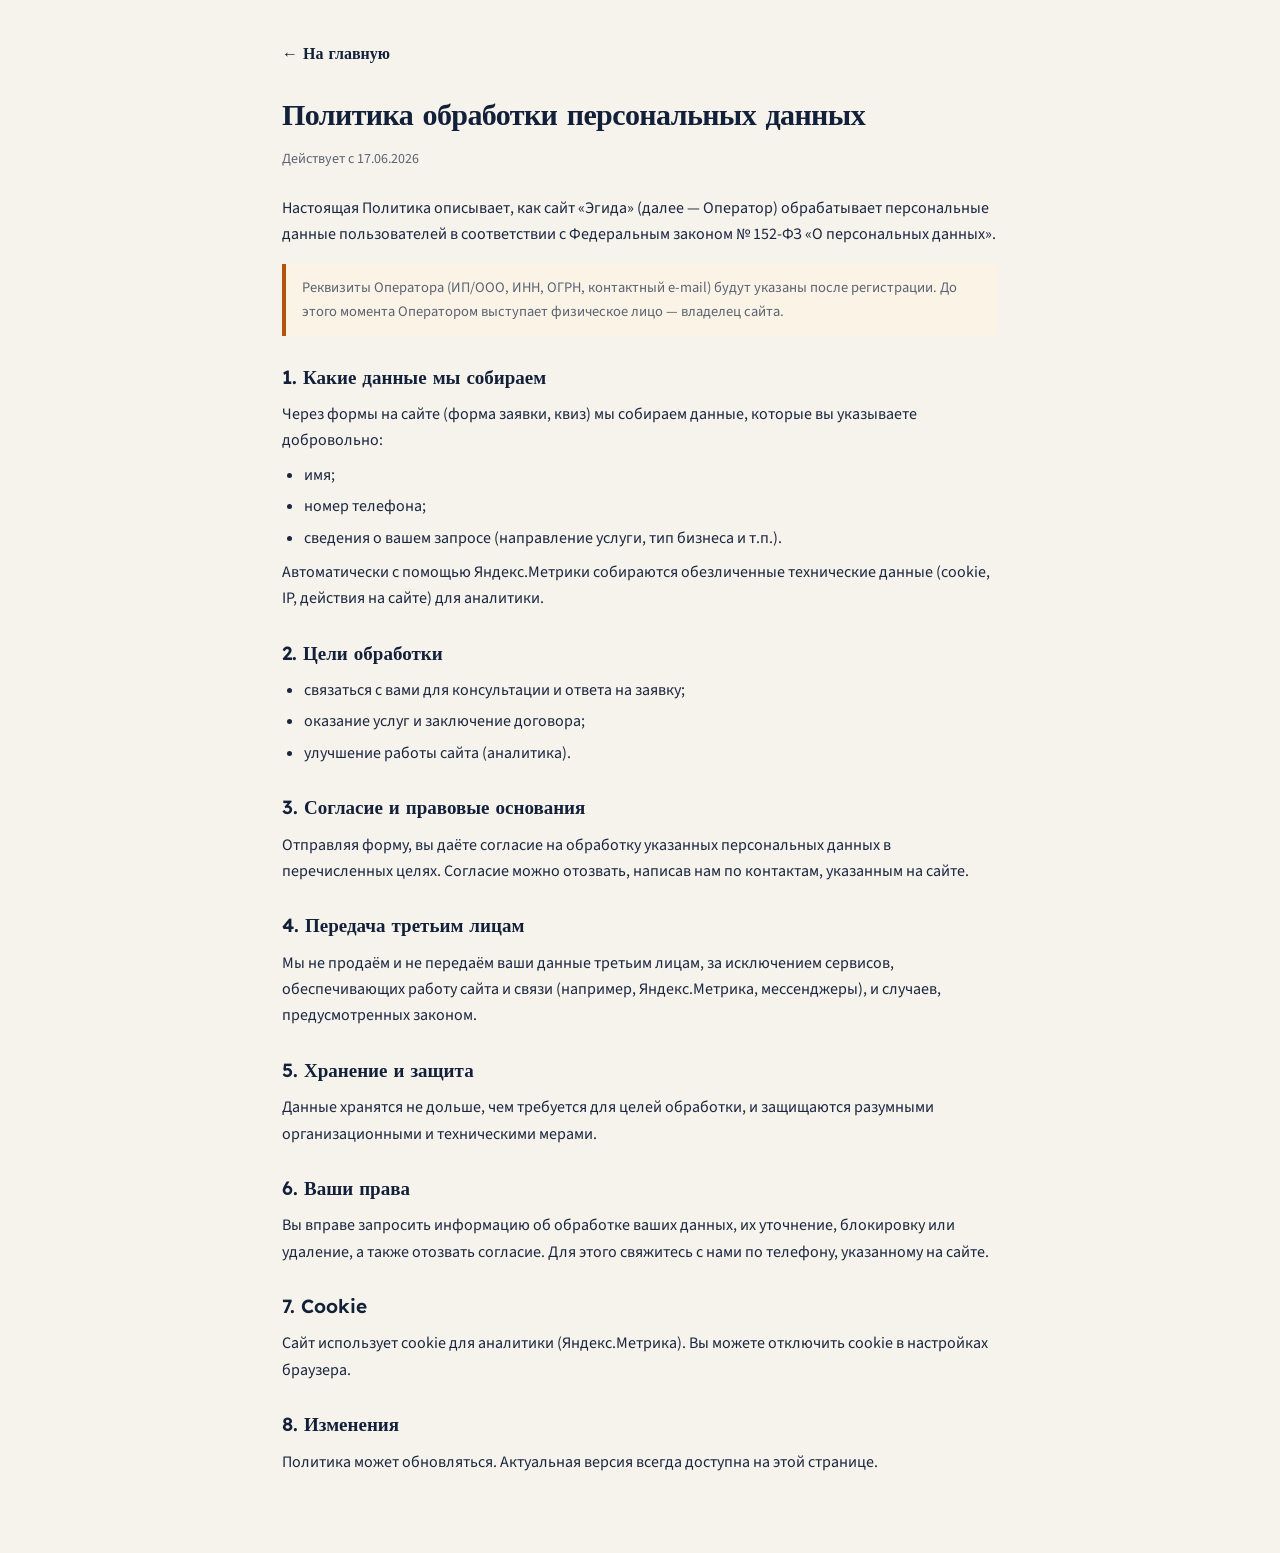
<file: privacy.html>
<!DOCTYPE html>
<html lang="ru">
<head>
<meta charset="UTF-8">
<meta name="viewport" content="width=device-width, initial-scale=1">
<title>Политика конфиденциальности — Эгида</title>
<meta name="robots" content="noindex">
<link href="https://fonts.googleapis.com/css2?family=Lexend:wght@600;700&family=Source+Sans+3:wght@400;600&display=swap" rel="stylesheet">
<style>
  :root{--navy:#13203A;--paper:#F6F3EC;--ink:#1B2740;--mut:#5B6473;--line:#E3DDD0}
  *{box-sizing:border-box;margin:0;padding:0}
  body{font-family:'Source Sans 3',system-ui,sans-serif;background:var(--paper);color:var(--ink);line-height:1.65;font-size:16px}
  .wrap{max-width:760px;margin:0 auto;padding:40px 22px 70px}
  a.back{display:inline-flex;align-items:center;gap:6px;font-family:'Lexend';font-weight:600;color:var(--navy);text-decoration:none;margin-bottom:24px}
  h1{font-family:'Lexend';font-weight:700;font-size:30px;color:var(--navy);letter-spacing:-.02em;margin-bottom:8px}
  .upd{color:var(--mut);font-size:14px;margin-bottom:24px}
  h2{font-family:'Lexend';font-weight:600;font-size:19px;color:var(--navy);margin:26px 0 8px}
  p{margin:8px 0}
  ul{margin:8px 0 8px 22px}
  li{margin:5px 0}
  .note{background:#FBF3E6;border-left:4px solid #B45309;border-radius:0 8px 8px 0;padding:12px 16px;margin:16px 0;font-size:14.5px;color:var(--mut)}
</style>
</head>
<body>
<div class="wrap">
  <a class="back" href="index.html">← На главную</a>
  <h1>Политика обработки персональных данных</h1>
  <p class="upd">Действует с 17.06.2026</p>

  <p>Настоящая Политика описывает, как сайт «Эгида» (далее — Оператор) обрабатывает персональные данные пользователей в соответствии с Федеральным законом № 152-ФЗ «О персональных данных».</p>

  <div class="note">Реквизиты Оператора (ИП/ООО, ИНН, ОГРН, контактный e-mail) будут указаны после регистрации. До этого момента Оператором выступает физическое лицо — владелец сайта.</div>

  <h2>1. Какие данные мы собираем</h2>
  <p>Через формы на сайте (форма заявки, квиз) мы собираем данные, которые вы указываете добровольно:</p>
  <ul>
    <li>имя;</li>
    <li>номер телефона;</li>
    <li>сведения о вашем запросе (направление услуги, тип бизнеса и т.п.).</li>
  </ul>
  <p>Автоматически с помощью Яндекс.Метрики собираются обезличенные технические данные (cookie, IP, действия на сайте) для аналитики.</p>

  <h2>2. Цели обработки</h2>
  <ul>
    <li>связаться с вами для консультации и ответа на заявку;</li>
    <li>оказание услуг и заключение договора;</li>
    <li>улучшение работы сайта (аналитика).</li>
  </ul>

  <h2>3. Согласие и правовые основания</h2>
  <p>Отправляя форму, вы даёте согласие на обработку указанных персональных данных в перечисленных целях. Согласие можно отозвать, написав нам по контактам, указанным на сайте.</p>

  <h2>4. Передача третьим лицам</h2>
  <p>Мы не продаём и не передаём ваши данные третьим лицам, за исключением сервисов, обеспечивающих работу сайта и связи (например, Яндекс.Метрика, мессенджеры), и случаев, предусмотренных законом.</p>

  <h2>5. Хранение и защита</h2>
  <p>Данные хранятся не дольше, чем требуется для целей обработки, и защищаются разумными организационными и техническими мерами.</p>

  <h2>6. Ваши права</h2>
  <p>Вы вправе запросить информацию об обработке ваших данных, их уточнение, блокировку или удаление, а также отозвать согласие. Для этого свяжитесь с нами по телефону, указанному на сайте.</p>

  <h2>7. Cookie</h2>
  <p>Сайт использует cookie для аналитики (Яндекс.Метрика). Вы можете отключить cookie в настройках браузера.</p>

  <h2>8. Изменения</h2>
  <p>Политика может обновляться. Актуальная версия всегда доступна на этой странице.</p>
</div>
</body>
</html>
</file>
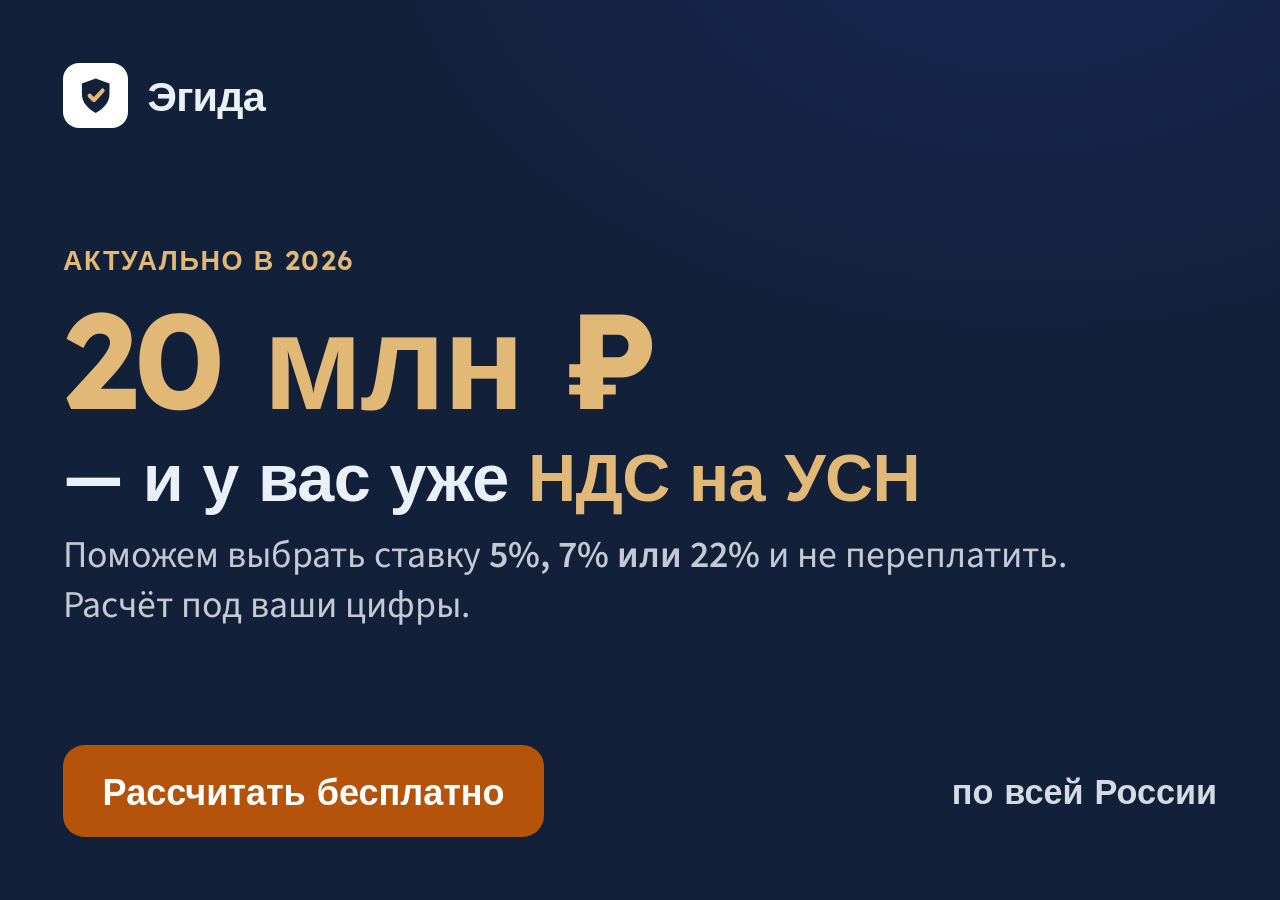
<file: creatives/01-nds.html>
<!DOCTYPE html><html lang="ru"><head><meta charset="UTF-8"><link rel="stylesheet" href="banner.css"></head>
<body><div class="banner bg-navy-grad">
  <div class="b-logo"><span class="m"><svg viewBox="0 0 24 24" fill="none"><path d="M12 2 4 5v6c0 5 3.5 8.5 8 11 4.5-2.5 8-6 8-11V5l-8-3Z" fill="#13203A"/><path d="m8.5 12 2.5 2.5L16 9" stroke="#E2B877" stroke-width="2.4" stroke-linecap="round" stroke-linejoin="round"/></svg></span>Эгида</div>
  <div class="b-mid">
    <span class="b-kicker">Актуально в 2026</span>
    <div class="b-num gold">20 млн ₽</div>
    <div class="b-title">— и у вас уже <span class="hl">НДС на УСН</span></div>
    <div class="b-sub">Поможем выбрать ставку <b>5%, 7% или 22%</b> и не переплатить. Расчёт под ваши цифры.</div>
  </div>
  <div class="b-foot"><span class="b-cta">Рассчитать бесплатно</span><span class="b-contact">по всей России</span></div>
</div></body></html>
</file>
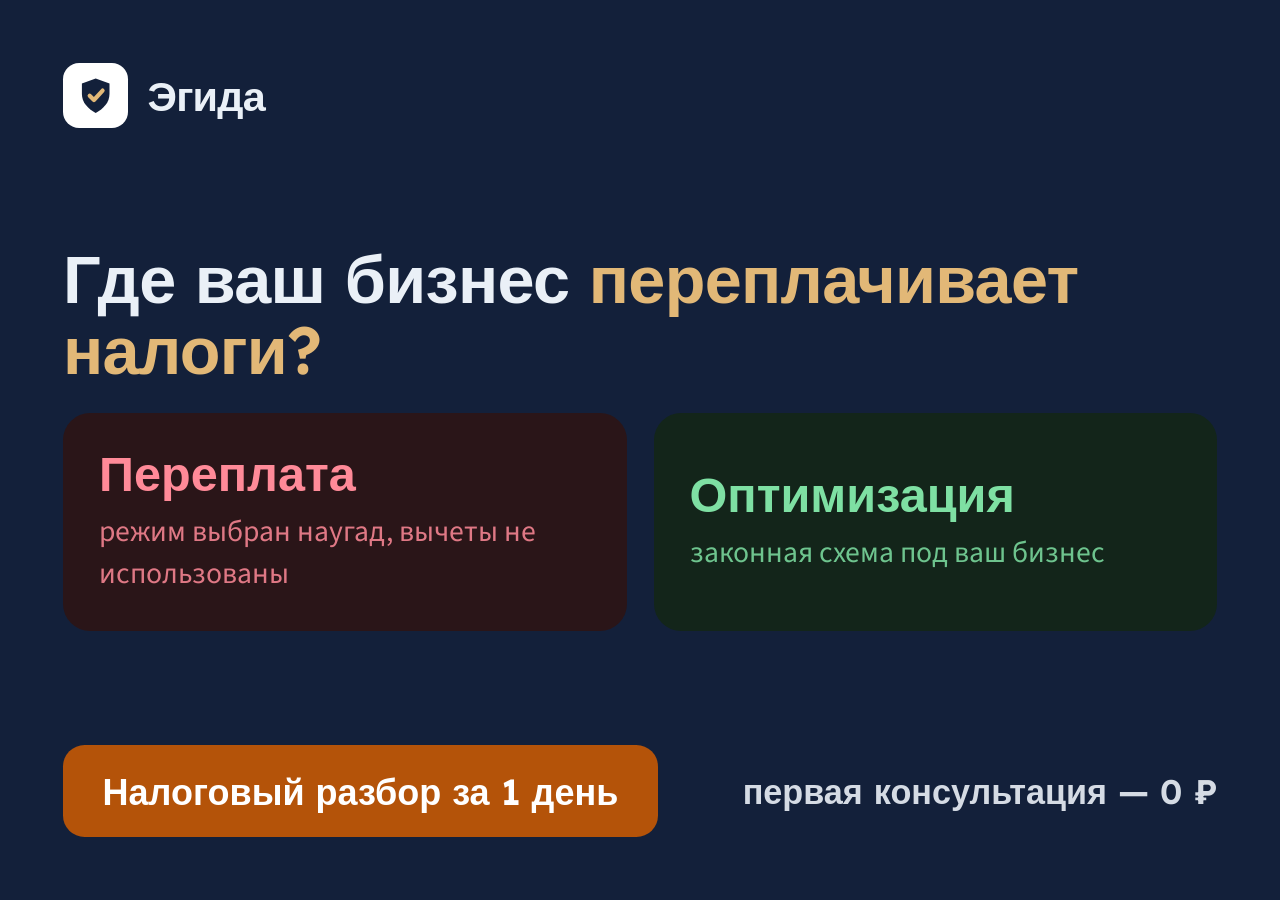
<file: creatives/02-optim.html>
<!DOCTYPE html><html lang="ru"><head><meta charset="UTF-8"><link rel="stylesheet" href="banner.css"></head>
<body><div class="banner bg-navy">
  <div class="b-logo"><span class="m"><svg viewBox="0 0 24 24" fill="none"><path d="M12 2 4 5v6c0 5 3.5 8.5 8 11 4.5-2.5 8-6 8-11V5l-8-3Z" fill="#13203A"/><path d="m8.5 12 2.5 2.5L16 9" stroke="#E2B877" stroke-width="2.4" stroke-linecap="round" stroke-linejoin="round"/></svg></span>Эгида</div>
  <div class="b-mid">
    <div class="b-title">Где ваш бизнес <span class="hl">переплачивает налоги?</span></div>
    <div class="b-split">
      <div class="neg"><span class="lbl">Переплата</span><span class="cap">режим выбран наугад, вычеты не использованы</span></div>
      <div class="pos"><span class="lbl">Оптимизация</span><span class="cap">законная схема под ваш бизнес</span></div>
    </div>
  </div>
  <div class="b-foot"><span class="b-cta">Налоговый разбор за 1 день</span><span class="b-contact">первая консультация — 0 ₽</span></div>
</div></body></html>
</file>
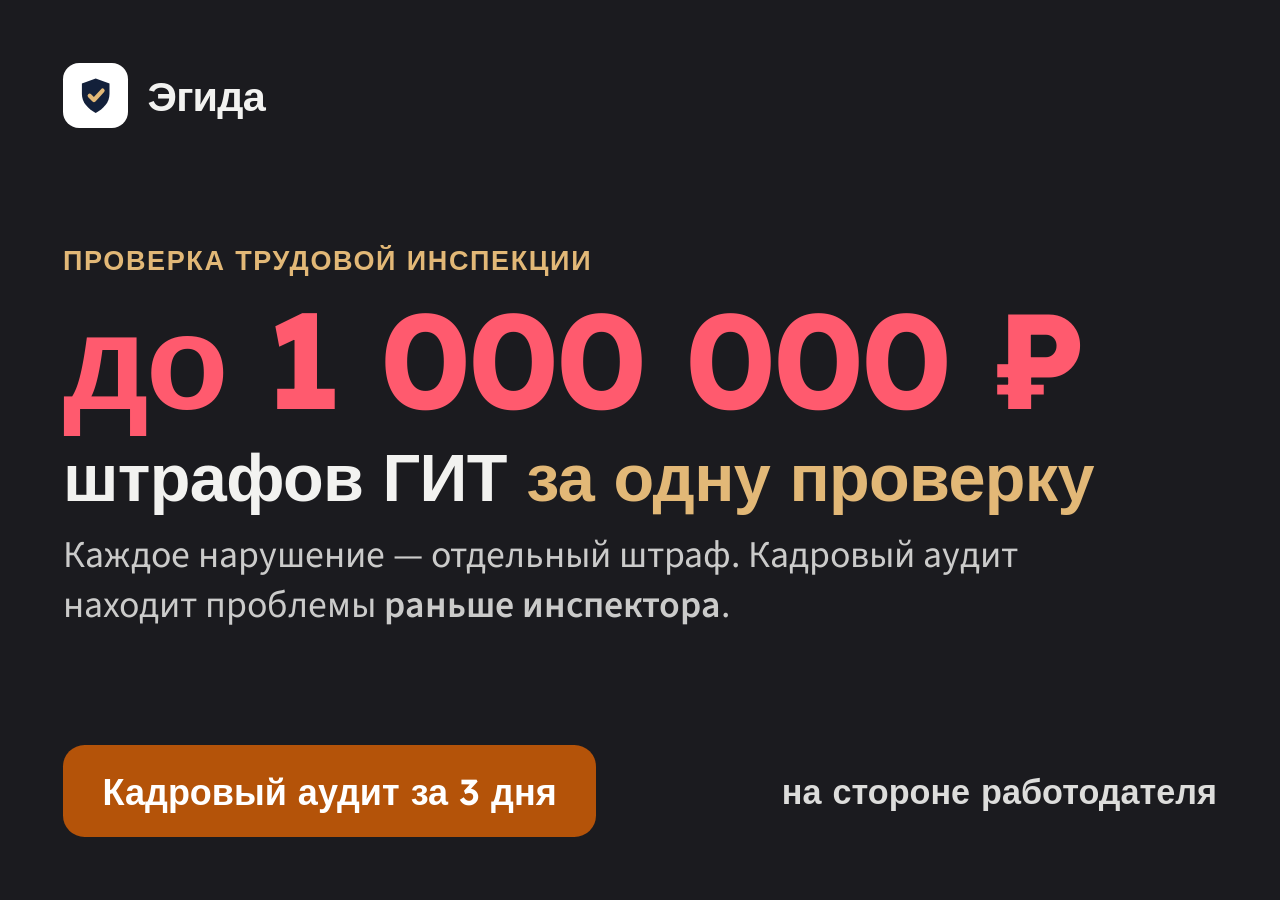
<file: creatives/03-git.html>
<!DOCTYPE html><html lang="ru"><head><meta charset="UTF-8"><link rel="stylesheet" href="banner.css"></head>
<body><div class="banner bg-antra">
  <div class="b-logo"><span class="m" style="background:#fff"><svg viewBox="0 0 24 24" fill="none"><path d="M12 2 4 5v6c0 5 3.5 8.5 8 11 4.5-2.5 8-6 8-11V5l-8-3Z" fill="#13203A"/><path d="m8.5 12 2.5 2.5L16 9" stroke="#E2B877" stroke-width="2.4" stroke-linecap="round" stroke-linejoin="round"/></svg></span>Эгида</div>
  <div class="b-mid">
    <span class="b-kicker">Проверка трудовой инспекции</span>
    <div class="b-num rose">до 1 000 000 ₽</div>
    <div class="b-title">штрафов ГИТ <span class="hl">за одну проверку</span></div>
    <div class="b-sub">Каждое нарушение — отдельный штраф. Кадровый аудит находит проблемы <b>раньше инспектора</b>.</div>
  </div>
  <div class="b-foot"><span class="b-cta">Кадровый аудит за 3 дня</span><span class="b-contact">на стороне работодателя</span></div>
</div></body></html>
</file>
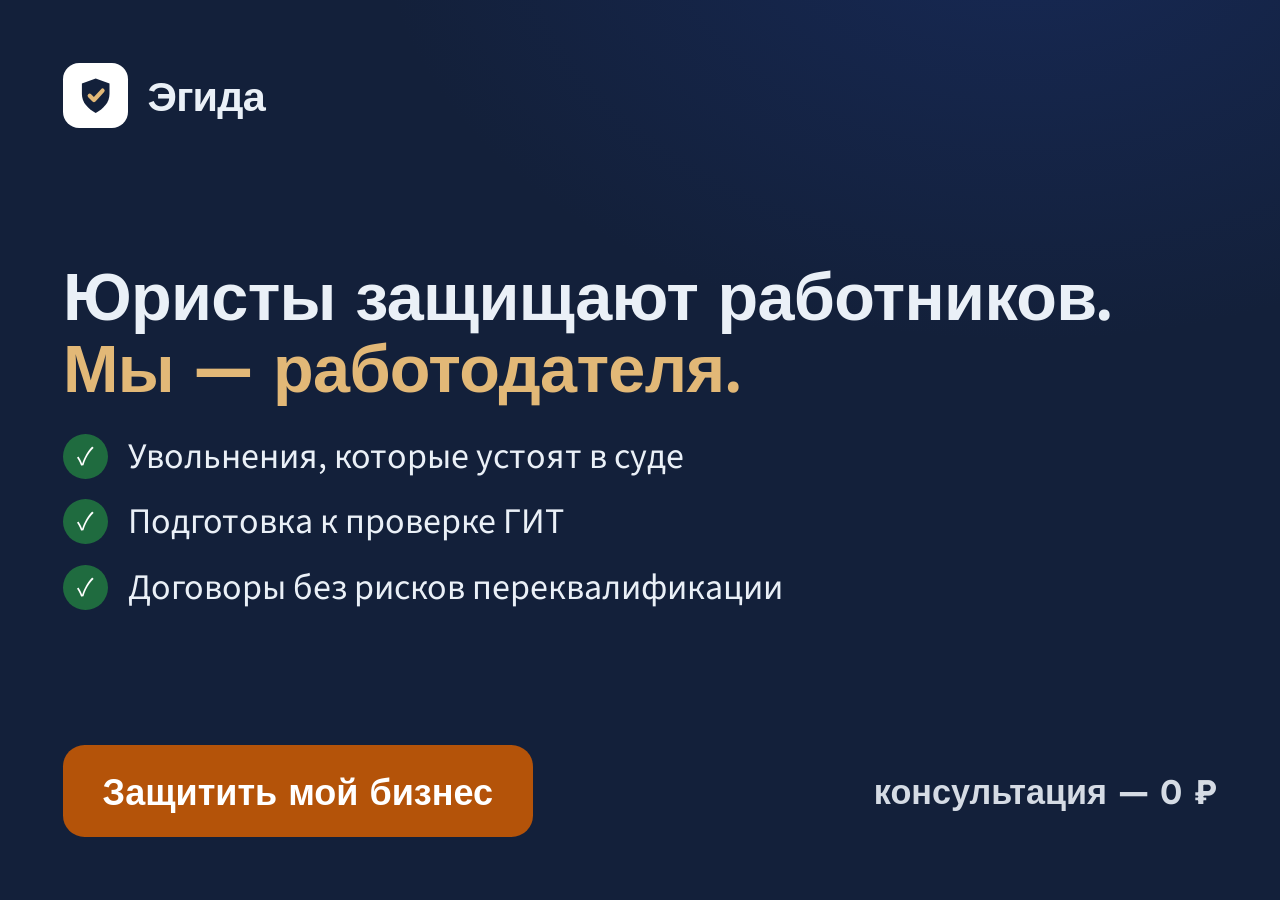
<file: creatives/04-employer.html>
<!DOCTYPE html><html lang="ru"><head><meta charset="UTF-8"><link rel="stylesheet" href="banner.css"></head>
<body><div class="banner bg-navy-grad">
  <div class="b-logo"><span class="m"><svg viewBox="0 0 24 24" fill="none"><path d="M12 2 4 5v6c0 5 3.5 8.5 8 11 4.5-2.5 8-6 8-11V5l-8-3Z" fill="#13203A"/><path d="m8.5 12 2.5 2.5L16 9" stroke="#E2B877" stroke-width="2.4" stroke-linecap="round" stroke-linejoin="round"/></svg></span>Эгида</div>
  <div class="b-mid">
    <div class="b-title">Юристы защищают работников.<br><span class="hl">Мы — работодателя.</span></div>
    <div class="b-list">
      <div class="it"><span class="ck">✓</span>Увольнения, которые устоят в суде</div>
      <div class="it"><span class="ck">✓</span>Подготовка к проверке ГИТ</div>
      <div class="it"><span class="ck">✓</span>Договоры без рисков переквалификации</div>
    </div>
  </div>
  <div class="b-foot"><span class="b-cta">Защитить мой бизнес</span><span class="b-contact">консультация — 0 ₽</span></div>
</div></body></html>
</file>
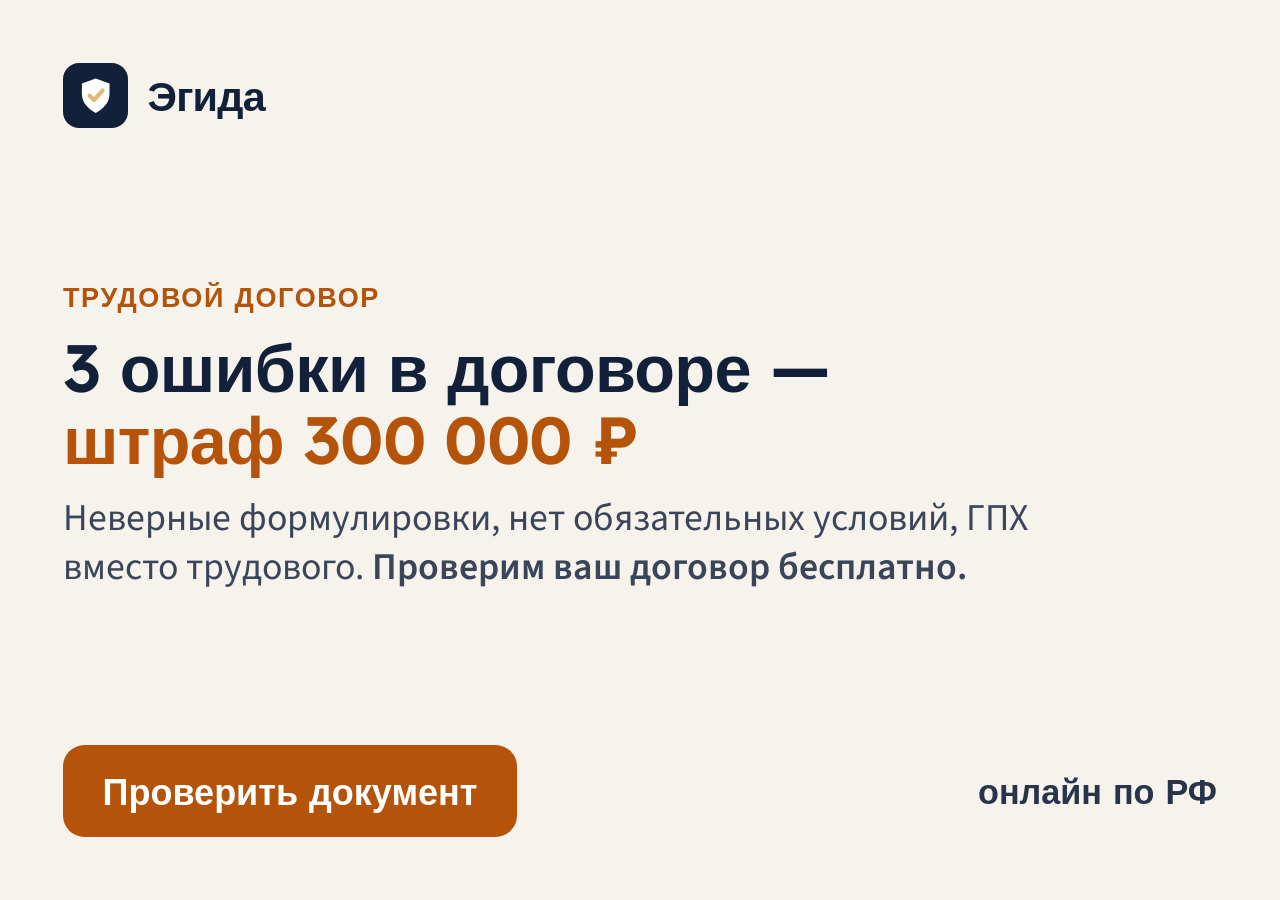
<file: creatives/05-doc-trap.html>
<!DOCTYPE html><html lang="ru"><head><meta charset="UTF-8"><link rel="stylesheet" href="banner.css"></head>
<body><div class="banner bg-paper">
  <div class="b-logo"><span class="m"><svg viewBox="0 0 24 24" fill="none"><path d="M12 2 4 5v6c0 5 3.5 8.5 8 11 4.5-2.5 8-6 8-11V5l-8-3Z" fill="#fff"/><path d="m8.5 12 2.5 2.5L16 9" stroke="#E2B877" stroke-width="2.4" stroke-linecap="round" stroke-linejoin="round"/></svg></span>Эгида</div>
  <div class="b-mid">
    <span class="b-kicker">Трудовой договор</span>
    <div class="b-title">3 ошибки в договоре —<br><span class="hl">штраф 300 000 ₽</span></div>
    <div class="b-sub">Неверные формулировки, нет обязательных условий, ГПХ вместо трудового. <b>Проверим ваш договор бесплатно.</b></div>
  </div>
  <div class="b-foot"><span class="b-cta">Проверить документ</span><span class="b-contact">онлайн по РФ</span></div>
</div></body></html>
</file>
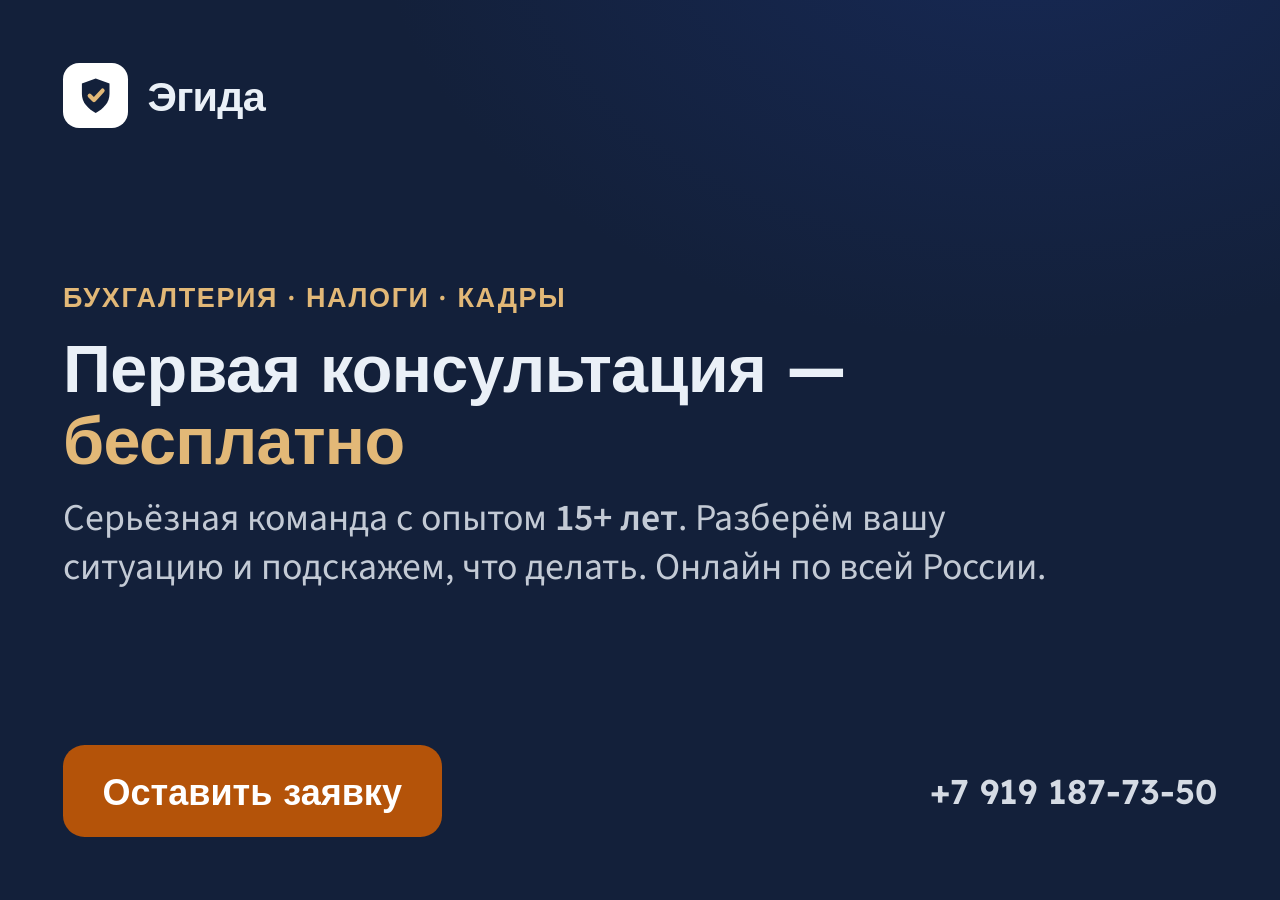
<file: creatives/06-consult.html>
<!DOCTYPE html><html lang="ru"><head><meta charset="UTF-8"><link rel="stylesheet" href="banner.css"></head>
<body><div class="banner bg-navy-grad">
  <div class="b-logo"><span class="m"><svg viewBox="0 0 24 24" fill="none"><path d="M12 2 4 5v6c0 5 3.5 8.5 8 11 4.5-2.5 8-6 8-11V5l-8-3Z" fill="#13203A"/><path d="m8.5 12 2.5 2.5L16 9" stroke="#E2B877" stroke-width="2.4" stroke-linecap="round" stroke-linejoin="round"/></svg></span>Эгида</div>
  <div class="b-mid">
    <span class="b-kicker">Бухгалтерия · Налоги · Кадры</span>
    <div class="b-title">Первая консультация —<br><span class="hl">бесплатно</span></div>
    <div class="b-sub">Серьёзная команда с опытом <b>15+ лет</b>. Разберём вашу ситуацию и подскажем, что делать. Онлайн по всей России.</div>
  </div>
  <div class="b-foot"><span class="b-cta">Оставить заявку</span><span class="b-contact">+7 919 187-73-50</span></div>
</div></body></html>
</file>
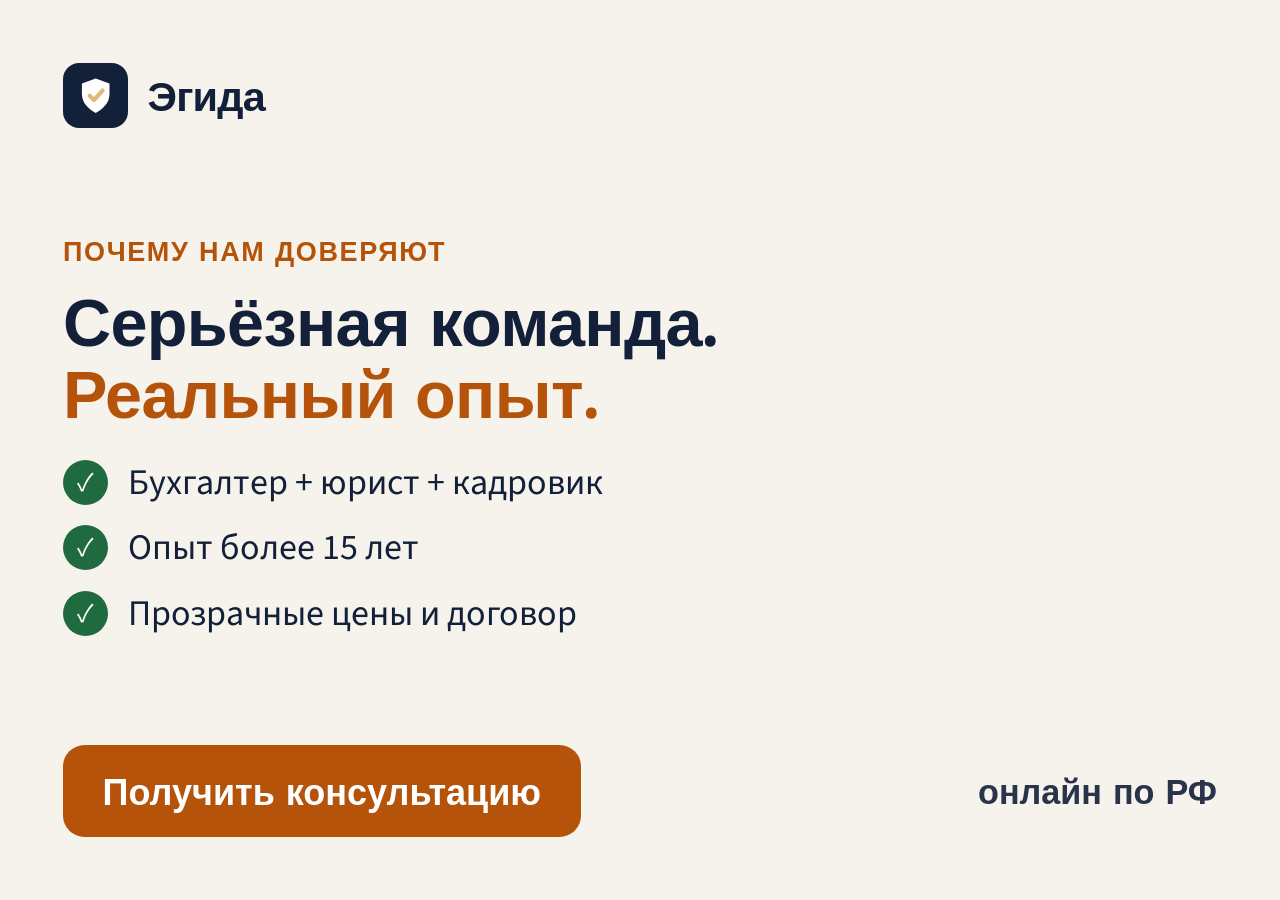
<file: creatives/07-team.html>
<!DOCTYPE html><html lang="ru"><head><meta charset="UTF-8"><link rel="stylesheet" href="banner.css"></head>
<body><div class="banner bg-paper">
  <div class="b-logo"><span class="m"><svg viewBox="0 0 24 24" fill="none"><path d="M12 2 4 5v6c0 5 3.5 8.5 8 11 4.5-2.5 8-6 8-11V5l-8-3Z" fill="#fff"/><path d="m8.5 12 2.5 2.5L16 9" stroke="#E2B877" stroke-width="2.4" stroke-linecap="round" stroke-linejoin="round"/></svg></span>Эгида</div>
  <div class="b-mid">
    <span class="b-kicker">Почему нам доверяют</span>
    <div class="b-title">Серьёзная команда.<br><span class="hl">Реальный опыт.</span></div>
    <div class="b-list">
      <div class="it"><span class="ck">✓</span>Бухгалтер + юрист + кадровик</div>
      <div class="it"><span class="ck">✓</span>Опыт более 15 лет</div>
      <div class="it"><span class="ck">✓</span>Прозрачные цены и договор</div>
    </div>
  </div>
  <div class="b-foot"><span class="b-cta">Получить консультацию</span><span class="b-contact">онлайн по РФ</span></div>
</div></body></html>
</file>
<file: styles.css>
/* ============================================================
   ЭГИДА — design system
   Style: Trust & Authority · navy + warm paper + brass gold
   ============================================================ */
:root{
  /* surfaces */
  --bg:#F6F3EC;
  --bg-card:#FFFFFF;
  --bg-soft:#EFEADF;
  --bg-navy:#13203A;
  /* ink / text */
  --ink:#13203A;
  --text:#1B2740;
  --text-2:#4A5468;
  --text-muted:#6E7689;
  --on-navy:#EAF0F7;
  --on-navy-mut:#9DAAC0;
  /* brand */
  --navy:#1E3A8A;
  --navy-deep:#16294A;
  --gold:#B45309;
  --gold-2:#92400E;
  --gold-soft:#FBF1E0;
  --rose:#C81E3A;
  --rose-soft:#FBECEE;
  --green:#15803D;
  --green-soft:#EAF6EE;
  /* lines */
  --border:#E4DDCE;
  --border-2:#D6CDB9;
  --border-navy:#27406e;
  /* shadow */
  --sh-xs:0 1px 2px rgba(19,32,58,.05);
  --sh-sm:0 2px 10px rgba(19,32,58,.06);
  --sh-md:0 12px 32px rgba(19,32,58,.09);
  --sh-lg:0 24px 60px rgba(19,32,58,.14);
  /* radius */
  --r-sm:8px; --r-md:12px; --r-lg:18px; --r-xl:26px;
  /* type */
  --f-head:'Lexend',-apple-system,Segoe UI,sans-serif;
  --f-body:'Source Sans 3',-apple-system,Segoe UI,sans-serif;
  --f-serif:'Source Serif 4',Georgia,serif;
}

*{box-sizing:border-box;margin:0;padding:0}
html{scroll-behavior:smooth;-webkit-text-size-adjust:100%}
body{
  font-family:var(--f-body);
  background:var(--bg);
  color:var(--text);
  line-height:1.6;
  font-size:17px;
  -webkit-font-smoothing:antialiased;
  -moz-osx-font-smoothing:grayscale;
  overflow-x:hidden;
}
a{color:inherit;text-decoration:none}
button{font-family:inherit;cursor:pointer;border:none;background:none;color:inherit}
img,svg{display:block;max-width:100%}
h1,h2,h3{font-family:var(--f-head);font-weight:600;line-height:1.12;letter-spacing:-.02em;color:var(--ink)}
::selection{background:var(--navy);color:#fff}

.container{max-width:1160px;margin:0 auto;padding:0 24px}
.container-narrow{max-width:780px;margin:0 auto;padding:0 24px}

/* ---------- buttons ---------- */
.btn{
  display:inline-flex;align-items:center;justify-content:center;gap:9px;
  padding:12px 20px;border-radius:11px;
  font-family:var(--f-head);font-weight:500;font-size:15px;
  transition:transform .18s ease,background .18s ease,box-shadow .18s ease,border-color .18s ease,color .18s ease;
  white-space:nowrap;will-change:transform;
}
.btn-lg{padding:15px 26px;font-size:16px;border-radius:13px}
.btn-block{display:flex;width:100%}
.btn-primary{background:var(--navy-deep);color:#fff;box-shadow:var(--sh-sm)}
.btn-primary:hover{background:var(--navy);transform:translateY(-2px);box-shadow:var(--sh-md)}
.btn-gold{background:var(--gold);color:#fff;box-shadow:0 2px 10px rgba(180,83,9,.22)}
.btn-gold:hover{background:var(--gold-2);transform:translateY(-2px);box-shadow:0 10px 26px rgba(180,83,9,.28)}
.btn-ghost{background:transparent;color:var(--ink);border:1.5px solid var(--border-2)}
.btn-ghost:hover{border-color:var(--ink);background:rgba(255,255,255,.6)}
.btn-soft{background:var(--bg-card);color:var(--ink);border:1.5px solid var(--border);box-shadow:var(--sh-xs)}
.btn-soft:hover{border-color:var(--navy);color:var(--navy)}
.btn .arr{transition:transform .18s ease}
.btn:hover .arr{transform:translateX(3px)}
.linklike{color:var(--navy);font-weight:600;border-bottom:1.5px solid transparent;transition:border-color .15s}
.linklike:hover{border-color:var(--navy)}

/* ---------- nav ---------- */
.nav{position:sticky;top:0;z-index:60;background:rgba(246,243,236,.82);backdrop-filter:saturate(180%) blur(14px);-webkit-backdrop-filter:saturate(180%) blur(14px);border-bottom:1px solid rgba(228,221,206,.7)}
.nav-inner{display:flex;align-items:center;justify-content:space-between;gap:24px;padding:14px 0}
.logo{display:flex;align-items:center;gap:10px;font-family:var(--f-head);font-weight:700;font-size:20px;letter-spacing:-.02em;color:var(--ink)}
.logo-mark{width:34px;height:34px;border-radius:9px;background:var(--navy-deep);color:var(--gold);display:grid;place-items:center;flex:none}
.logo-mark svg{color:#fff}
.logo-mark svg path:last-child{stroke:var(--navy-deep)}
.nav-links{display:flex;align-items:center;gap:30px}
.nav-links a{font-family:var(--f-head);font-size:15px;font-weight:500;color:var(--text-2);transition:color .15s}
.nav-links a:hover{color:var(--ink)}
.nav-cta{display:flex;align-items:center;gap:14px}
.nav-phone{display:flex;align-items:center;gap:7px;font-family:var(--f-head);font-weight:600;font-size:15px;color:var(--ink);transition:color .15s}
.nav-phone:hover{color:var(--navy)}
@media (max-width:900px){.nav-links{display:none}.nav-phone span{display:none}}

/* ---------- hero ---------- */
.hero{position:relative;padding:84px 0 72px;overflow:hidden}
.hero-bg{position:absolute;inset:0;z-index:0;background:
  radial-gradient(720px 420px at 78% -8%, rgba(30,58,138,.10), transparent 60%),
  radial-gradient(circle at 1px 1px, rgba(19,32,58,.05) 1px, transparent 0);
  background-size:auto, 30px 30px;}
.hero-inner{position:relative;z-index:1;display:grid;grid-template-columns:1.35fr .9fr;gap:48px;align-items:center}
.eyebrow{display:inline-flex;align-items:center;gap:9px;padding:7px 14px 7px 10px;background:var(--bg-card);border:1px solid var(--border);border-radius:999px;font-family:var(--f-head);font-size:13px;font-weight:500;color:var(--text-2);box-shadow:var(--sh-xs)}
.eyebrow .dot{width:7px;height:7px;border-radius:50%;background:var(--green);box-shadow:0 0 0 3px var(--green-soft)}
.hero h1{font-size:clamp(34px,5vw,56px);font-weight:700;margin:22px 0 0}
.hero h1 .hl{font-family:var(--f-serif);font-style:italic;font-weight:400;color:var(--navy)}
.hero-sub{font-size:clamp(17px,2vw,19px);color:var(--text-2);margin:20px 0 0;max-width:36em}
.hero-actions{display:flex;flex-wrap:wrap;gap:13px;margin:30px 0 0}
.hero-trust{list-style:none;display:flex;flex-wrap:wrap;gap:12px 28px;margin:32px 0 0;padding-top:24px;border-top:1px solid var(--border)}
.hero-trust li{font-size:15px;color:var(--text-muted)}
.hero-trust strong{color:var(--ink);font-family:var(--f-head);font-weight:600}

.hero-hot{position:relative;z-index:1;background:var(--bg-navy);color:var(--on-navy);border-radius:var(--r-xl);padding:30px;box-shadow:var(--sh-lg)}
.hero-hot .hot-tag{display:inline-block;background:var(--gold);color:#fff;font-family:var(--f-head);font-size:12px;font-weight:600;letter-spacing:.03em;text-transform:uppercase;padding:5px 11px;border-radius:7px}
.hot-title{color:#fff;font-size:22px;margin:16px 0 10px;line-height:1.2}
.hero-hot p{font-size:16px;color:var(--on-navy-mut);margin-bottom:22px}
.hero-hot strong{color:#fff}
.hero-hot .btn-gold{width:100%}

/* ---------- section heads ---------- */
section{position:relative}
.paths,.services,.why,.process,.reviews,.faq,.cta{padding:78px 0}
.employer{padding:84px 0}
.section-head{max-width:640px;margin-bottom:44px}
.section-head.center{margin-left:auto;margin-right:auto;text-align:center}
.kicker{display:inline-block;font-family:var(--f-head);font-size:13px;font-weight:600;letter-spacing:.06em;text-transform:uppercase;color:var(--gold);margin-bottom:14px}
.kicker-light{color:#E2B877}
.section-head h2{font-size:clamp(27px,3.4vw,38px)}
.section-sub{font-size:18px;color:var(--text-2);margin-top:14px}

/* ---------- path cards ---------- */
.path-grid{display:grid;grid-template-columns:repeat(3,1fr);gap:20px}
.path-card{text-align:left;background:var(--bg-card);border:1px solid var(--border);border-radius:var(--r-lg);padding:28px;box-shadow:var(--sh-xs);transition:transform .2s ease,box-shadow .2s ease,border-color .2s ease;display:flex;flex-direction:column}
.path-card:hover{transform:translateY(-4px);box-shadow:var(--sh-md);border-color:var(--border-2)}
.path-ico{width:52px;height:52px;border-radius:13px;background:var(--gold-soft);color:var(--gold);display:grid;place-items:center;margin-bottom:18px}
.path-card h3{font-size:20px;margin-bottom:9px}
.path-card p{font-size:15.5px;color:var(--text-2);flex:1}
.path-link{display:inline-flex;align-items:center;gap:7px;margin-top:18px;font-family:var(--f-head);font-weight:600;font-size:15px;color:var(--navy)}
.path-link .arr{transition:transform .18s ease}
.path-card:hover .path-link .arr{transform:translateX(4px)}

/* ---------- services / prices ---------- */
.svc-cols{display:grid;grid-template-columns:1fr 1fr;gap:24px}
.svc-col{background:var(--bg-card);border:1px solid var(--border);border-radius:var(--r-xl);padding:30px;box-shadow:var(--sh-sm)}
.svc-col-head{margin-bottom:8px}
.svc-badge{display:inline-block;font-family:var(--f-head);font-weight:600;font-size:14px;padding:7px 14px;border-radius:9px}
.svc-badge-blue{background:#E9EEF8;color:var(--navy)}
.svc-badge-gold{background:var(--gold-soft);color:var(--gold-2)}
.price-list{list-style:none;margin:18px 0 22px}
.price-row{display:flex;justify-content:space-between;align-items:baseline;gap:18px;padding:15px 0;border-bottom:1px solid var(--border)}
.price-row:last-child{border-bottom:none}
.price-name{display:block;font-family:var(--f-head);font-weight:500;font-size:16px;color:var(--ink)}
.price-note{display:block;font-size:13.5px;color:var(--text-muted);margin-top:3px;line-height:1.4}
.price-val{flex:none;font-family:var(--f-head);font-weight:600;font-size:16px;color:var(--ink);white-space:nowrap}
.price-row.free .price-val{color:var(--green)}
.svc-foot{text-align:center;margin-top:26px;font-size:16px;color:var(--text-2);max-width:760px;margin-left:auto;margin-right:auto}

/* ---------- employer ---------- */
.employer{background:var(--bg-navy);color:var(--on-navy)}
.employer-inner{display:grid;grid-template-columns:1.15fr .85fr;gap:48px;align-items:center}
.employer h2{color:#fff;font-size:clamp(26px,3.2vw,36px)}
.employer h2 .hl-gold{color:#E2B877;font-family:var(--f-serif);font-style:italic;font-weight:400}
.employer-copy>p{color:var(--on-navy-mut);font-size:18px;margin:18px 0 26px}
.emp-list{list-style:none;display:flex;flex-direction:column;gap:13px;margin-bottom:30px}
.emp-list li{display:flex;align-items:flex-start;gap:12px;font-size:16.5px;color:var(--on-navy)}
.emp-list svg{flex:none;margin-top:3px;color:#E2B877}
.employer-risks{display:flex;flex-direction:column;gap:14px}
.risks-cap{font-family:var(--f-head);font-size:14px;font-weight:500;color:var(--on-navy-mut);text-transform:uppercase;letter-spacing:.04em;margin-bottom:2px}
.risk-card{background:rgba(255,255,255,.05);border:1px solid var(--border-navy);border-left:3px solid var(--rose);border-radius:var(--r-md);padding:18px 20px}
.risk-num{display:block;font-family:var(--f-head);font-weight:700;font-size:24px;color:#fff;letter-spacing:-.01em}
.risk-desc{display:block;font-size:14.5px;color:var(--on-navy-mut);margin-top:5px;line-height:1.45}

/* ---------- why ---------- */
.why{background:var(--bg-soft)}
.why-grid{display:grid;grid-template-columns:repeat(4,1fr);gap:20px}
.why-card{background:var(--bg-card);border:1px solid var(--border);border-radius:var(--r-lg);padding:26px;box-shadow:var(--sh-xs)}
.why-ico{width:48px;height:48px;border-radius:12px;background:#E9EEF8;color:var(--navy);display:grid;place-items:center;margin-bottom:16px}
.why-card h3{font-size:18px;margin-bottom:8px}
.why-card p{font-size:15px;color:var(--text-2)}

/* ---------- process ---------- */
.steps{list-style:none;display:grid;grid-template-columns:repeat(4,1fr);gap:20px;counter-reset:s}
.step{position:relative;background:var(--bg-card);border:1px solid var(--border);border-radius:var(--r-lg);padding:26px;box-shadow:var(--sh-xs)}
.step-num{display:grid;place-items:center;width:40px;height:40px;border-radius:10px;background:var(--navy-deep);color:#fff;font-family:var(--f-head);font-weight:700;font-size:18px;margin-bottom:16px}
.step h3{font-size:18px;margin-bottom:7px}
.step p{font-size:15px;color:var(--text-2)}

/* ---------- reviews ---------- */
.review-grid{display:grid;grid-template-columns:repeat(3,1fr);gap:20px}
.review-card{background:var(--bg-card);border:1px solid var(--border);border-radius:var(--r-lg);padding:26px;box-shadow:var(--sh-xs)}
.stars{color:var(--gold);font-size:17px;letter-spacing:2px;margin-bottom:14px}
.review-card blockquote{font-size:16.5px;color:var(--text);line-height:1.55;margin-bottom:16px}
.review-card figcaption{font-family:var(--f-head);font-weight:600;font-size:14.5px;color:var(--text-muted)}

/* ---------- faq ---------- */
.faq{background:var(--bg-soft)}
.faq-list{display:flex;flex-direction:column;gap:12px}
.faq-item{background:var(--bg-card);border:1px solid var(--border);border-radius:var(--r-md);overflow:hidden}
.faq-item summary{list-style:none;cursor:pointer;display:flex;align-items:center;justify-content:space-between;gap:16px;padding:20px 22px;font-family:var(--f-head);font-weight:500;font-size:17px;color:var(--ink)}
.faq-item summary::-webkit-details-marker{display:none}
.faq-plus{position:relative;flex:none;width:18px;height:18px}
.faq-plus::before,.faq-plus::after{content:'';position:absolute;background:var(--navy);border-radius:2px;transition:transform .2s ease}
.faq-plus::before{top:8px;left:0;width:18px;height:2px}
.faq-plus::after{left:8px;top:0;width:2px;height:18px}
.faq-item[open] .faq-plus::after{transform:scaleY(0)}
.faq-body{padding:0 22px 20px;font-size:16px;color:var(--text-2)}

/* ---------- cta ---------- */
.cta-box{background:var(--bg-navy);border-radius:var(--r-xl);padding:48px;display:grid;grid-template-columns:1fr 1fr;gap:44px;align-items:center;box-shadow:var(--sh-lg)}
.cta-copy h2{color:#fff;font-size:clamp(24px,2.8vw,32px)}
.cta-copy>p{color:var(--on-navy-mut);font-size:17px;margin:16px 0 24px}
.cta-contacts{list-style:none;display:flex;flex-direction:column;gap:12px}
.cta-contacts a{display:inline-flex;align-items:center;gap:10px;font-family:var(--f-head);font-weight:600;font-size:18px;color:#fff;transition:color .15s}
.cta-contacts a:hover{color:#E2B877}
.cta-contacts svg{color:#E2B877}
.cta-form{background:var(--bg-card);border-radius:var(--r-lg);padding:28px;box-shadow:var(--sh-md)}
.field{margin-bottom:16px}
.field label{display:block;font-family:var(--f-head);font-weight:500;font-size:14px;color:var(--text-2);margin-bottom:7px}
.field input,.field select{width:100%;padding:13px 15px;border:1.5px solid var(--border-2);border-radius:11px;font-family:var(--f-body);font-size:16px;color:var(--ink);background:#fff;transition:border-color .15s,box-shadow .15s}
.field input:focus,.field select:focus{outline:none;border-color:var(--navy);box-shadow:0 0 0 3px rgba(30,58,138,.12)}
.field input.invalid{border-color:var(--rose);box-shadow:0 0 0 3px rgba(200,30,58,.12)}
.form-fine{font-size:13px;color:var(--text-muted);margin-top:12px;line-height:1.45}

/* ---------- footer ---------- */
.footer{background:var(--bg-card);border-top:1px solid var(--border);padding:40px 0 28px}
.footer-inner{display:flex;justify-content:space-between;align-items:flex-start;gap:24px;flex-wrap:wrap}
.footer-brand p{font-size:15px;color:var(--text-muted);margin-top:12px;max-width:34em}
.footer-contacts{display:flex;flex-direction:column;gap:8px;text-align:right}
.footer-contacts a{font-family:var(--f-head);font-weight:600;font-size:16px;color:var(--ink);transition:color .15s}
.footer-contacts a:hover{color:var(--navy)}
.footer-fine{margin-top:26px;padding-top:20px;border-top:1px solid var(--border)}
.footer-fine p{font-size:13px;color:var(--text-muted);line-height:1.5}

/* ---------- quiz modal ---------- */
.quiz-overlay{position:fixed;inset:0;z-index:100;background:rgba(13,20,34,.55);backdrop-filter:blur(4px);-webkit-backdrop-filter:blur(4px);display:grid;place-items:center;padding:20px;opacity:0;transition:opacity .22s ease}
.quiz-overlay.show{opacity:1}
.quiz-overlay[hidden]{display:none}
.quiz-modal{position:relative;width:100%;max-width:540px;background:var(--bg-card);border-radius:var(--r-xl);box-shadow:var(--sh-lg);overflow:hidden;transform:translateY(14px) scale(.98);transition:transform .26s cubic-bezier(.2,.8,.2,1)}
.quiz-overlay.show .quiz-modal{transform:none}
.quiz-close{position:absolute;top:16px;right:16px;z-index:2;width:38px;height:38px;border-radius:10px;display:grid;place-items:center;color:var(--text-muted);background:var(--bg-soft);transition:background .15s,color .15s}
.quiz-close:hover{background:var(--border);color:var(--ink)}
.quiz-progress{height:4px;background:var(--bg-soft)}
.quiz-progress-bar{display:block;height:100%;width:25%;background:var(--gold);border-radius:0 4px 4px 0;transition:width .3s ease}
.quiz-inner{padding:40px 36px 36px}
.quiz-step-tag{font-family:var(--f-head);font-size:13px;font-weight:600;color:var(--gold);letter-spacing:.04em;text-transform:uppercase}
.quiz-q{font-family:var(--f-head);font-weight:600;font-size:23px;color:var(--ink);margin:10px 0 22px;line-height:1.2}
.quiz-opts{display:flex;flex-direction:column;gap:11px}
.quiz-opt{display:flex;align-items:center;gap:13px;text-align:left;padding:16px 18px;border:1.5px solid var(--border);border-radius:13px;background:#fff;font-family:var(--f-head);font-weight:500;font-size:16.5px;color:var(--ink);transition:border-color .15s,background .15s,transform .12s}
.quiz-opt:hover{border-color:var(--navy);background:#FAFBFE;transform:translateY(-1px)}
.quiz-opt .qo-mark{flex:none;width:22px;height:22px;border-radius:50%;border:2px solid var(--border-2);transition:border-color .15s,background .15s}
.quiz-opt:hover .qo-mark{border-color:var(--navy)}
.quiz-fields{display:flex;flex-direction:column;gap:14px}
.quiz-back{display:inline-flex;align-items:center;gap:6px;margin-top:20px;font-family:var(--f-head);font-weight:500;font-size:14.5px;color:var(--text-muted);transition:color .15s}
.quiz-back:hover{color:var(--ink)}
.quiz-success{text-align:center;padding:12px 0}
.quiz-success .qs-ico{width:64px;height:64px;border-radius:50%;background:var(--green-soft);color:var(--green);display:grid;place-items:center;margin:0 auto 20px}
.quiz-success h3{font-size:24px;margin-bottom:12px}
.quiz-success p{font-size:16.5px;color:var(--text-2);margin-bottom:24px}

/* ---------- reveal animation ---------- */
.reveal{opacity:0;transform:translateY(22px);transition:opacity .6s ease,transform .6s ease}
.reveal.in{opacity:1;transform:none}

/* ---------- responsive ---------- */
@media (max-width:980px){
  .hero-inner{grid-template-columns:1fr;gap:36px}
  .employer-inner,.cta-box{grid-template-columns:1fr;gap:32px}
  .why-grid,.steps{grid-template-columns:repeat(2,1fr)}
  .cta-box{padding:36px}
}
@media (max-width:760px){
  body{font-size:16px}
  .paths,.services,.why,.process,.reviews,.faq,.cta,.employer{padding:58px 0}
  .path-grid,.svc-cols,.review-grid{grid-template-columns:1fr}
  .hero{padding:56px 0 52px}
  .hero-actions .btn{flex:1 1 auto}
  .svc-col,.cta-box{padding:24px}
  .quiz-inner{padding:32px 22px 26px}
  .quiz-q{font-size:20px}
  .footer-inner{flex-direction:column}
  .footer-contacts{text-align:left}
}
@media (max-width:420px){
  .why-grid,.steps{grid-template-columns:1fr}
}

/* ---------- messenger icons (shared) ---------- */
.msg-ico{width:44px;height:44px;border-radius:50%;display:grid;place-items:center;color:#fff;flex:none;box-shadow:var(--sh-sm)}
.msg-ico svg{width:24px;height:24px}
.ico-wa{background:#25D366}
.ico-tg{background:#29A9EB}
.ico-max{background:linear-gradient(135deg,#4A90E2,#9B59D6)}
.ico-phone{background:var(--navy-deep)}

/* messenger row in contacts (navy bg) */
.msg-row{display:flex;flex-direction:column;gap:13px;margin-top:4px}
.msg-link{display:inline-flex;align-items:center;gap:13px;font-family:var(--f-head);font-weight:600;font-size:17px;color:#fff;transition:opacity .15s}
.msg-link:hover{opacity:.85}
.msg-link .sub{display:block;font-family:var(--f-body);font-weight:400;font-size:13px;color:var(--on-navy-mut)}
.msg-link .tx{display:flex;flex-direction:column;line-height:1.25}

/* footer messenger icons — refined outline, brand fill on hover */
.footer-msg{display:flex;gap:10px;margin-top:14px;justify-content:flex-end}
.f-ico{display:grid;place-items:center;width:42px;height:42px;border-radius:50%;border:1.5px solid var(--border-2);color:var(--text-muted);background:#fff;transition:transform .16s ease,background .16s ease,border-color .16s ease,color .16s ease}
.f-ico svg{width:20px;height:20px}
.f-ico:hover{transform:translateY(-2px);color:#fff;border-color:transparent}
.f-tg:hover{background:#29A9EB}
.f-max:hover{background:linear-gradient(135deg,#4A90E2,#9B59D6)}
.f-wa:hover{background:#25D366}

/* law-awareness band */
.lawband{background:var(--bg-navy);color:var(--on-navy);padding:54px 0}
.lawband-inner{display:flex;align-items:center;gap:30px}
.lawband-ico{flex:none;width:74px;height:74px;border-radius:18px;background:rgba(226,184,119,.14);color:#E2B877;display:grid;place-items:center}
.lawband-ico svg{width:38px;height:38px}
.lawband h2{color:#fff;font-size:clamp(22px,2.6vw,30px);margin-bottom:9px}
.lawband-tx p{color:var(--on-navy-mut);font-size:17px;max-width:64ch}
.lawband-tx strong{color:#fff}
@media (max-width:760px){.lawband{padding:42px 0}.lawband-inner{flex-direction:column;text-align:center;gap:18px}.lawband-tx p{font-size:16px}}

/* floating FAB widget */
.fab{position:fixed;right:24px;bottom:24px;z-index:80;display:flex;flex-direction:column;align-items:flex-end;gap:13px}
.fab-list{display:flex;flex-direction:column;align-items:flex-end;gap:13px;opacity:0;transform:translateY(12px) scale(.92);pointer-events:none;transition:opacity .22s ease,transform .22s ease}
.fab.open .fab-list{opacity:1;transform:none;pointer-events:auto}
.fab-item{display:flex;align-items:center;gap:11px}
.fab-item .lbl{background:#fff;color:var(--ink);font-family:var(--f-head);font-weight:600;font-size:14px;padding:8px 14px;border-radius:10px;box-shadow:var(--sh-sm);white-space:nowrap;opacity:0;transform:translateX(8px);transition:opacity .22s ease,transform .22s ease}
.fab.open .fab-item .lbl{opacity:1;transform:none}
.fab-toggle{position:relative;width:62px;height:62px;border-radius:50%;background:var(--navy-deep);color:#fff;display:grid;place-items:center;box-shadow:var(--sh-md);transition:transform .2s ease,background .2s ease}
.fab-toggle:hover{transform:scale(1.05)}
.fab-toggle svg{width:28px;height:28px;transition:transform .25s ease;position:relative;z-index:1}
.fab.open .fab-toggle{background:var(--navy)}
.fab.open .fab-toggle svg{transform:rotate(90deg)}
.fab-toggle .pulse{position:absolute;inset:0;border-radius:50%;background:var(--navy-deep);animation:fabpulse 2.8s ease-out infinite;z-index:0}
@keyframes fabpulse{0%{transform:scale(1);opacity:.45}70%,100%{transform:scale(1.7);opacity:0}}
@media (max-width:760px){.fab{right:16px;bottom:16px}.fab-toggle{width:56px;height:56px}}

/* ---------- НДС calculator ---------- */
.calc{padding:78px 0;background:var(--bg-soft)}
.calc-box{max-width:780px;margin:0 auto;background:var(--bg-card);border:1px solid var(--border);border-radius:var(--r-xl);padding:32px;box-shadow:var(--sh-md)}
.calc-field{margin-bottom:22px}
.calc-field label{display:block;font-family:var(--f-head);font-weight:500;font-size:15px;color:var(--text-2);margin-bottom:10px}
.calc-field label b{color:var(--navy)}
.calc-field input[type=text]{width:100%;padding:14px 16px;border:1.5px solid var(--border-2);border-radius:12px;font-family:var(--f-head);font-size:20px;color:var(--ink);background:#fff;transition:border-color .15s,box-shadow .15s}
.calc-field input[type=text]:focus{outline:none;border-color:var(--navy);box-shadow:0 0 0 3px rgba(30,58,138,.12)}
.calc-field input[type=range]{width:100%;accent-color:var(--gold);height:6px}
.calc-hint{display:block;font-size:13px;color:var(--text-muted);margin-top:8px}
.calc-result{margin-top:8px;border-top:1px solid var(--border);padding-top:24px}
.calc-cards{display:grid;grid-template-columns:repeat(3,1fr);gap:14px;margin-bottom:20px}
.calc-card{border:1.5px solid var(--border);border-radius:var(--r-md);padding:18px 14px;text-align:center;transition:border-color .2s,background .2s,transform .2s}
.calc-card.best{border-color:var(--green);background:var(--green-soft);transform:translateY(-3px)}
.cc-rate{display:block;font-family:var(--f-head);font-weight:600;font-size:15px;color:var(--text-2)}
.cc-sum{display:block;font-family:var(--f-head);font-weight:700;font-size:24px;color:var(--ink);margin:6px 0 4px;letter-spacing:-.01em}
.calc-card.best .cc-sum{color:var(--green)}
.cc-cap{display:block;font-size:12px;color:var(--text-muted);line-height:1.3}
.calc-verdict{font-family:var(--f-head);font-weight:600;font-size:18px;color:var(--ink);text-align:center;margin:6px 0 14px}
.calc-verdict b{color:var(--green)}
.calc-disclaimer{font-size:13.5px;color:var(--text-muted);line-height:1.5;margin-bottom:20px;text-align:center}
@media (max-width:600px){.calc-cards{grid-template-columns:1fr;gap:10px}.calc-box{padding:22px}}

/* ---------- sticky mobile CTA bar ---------- */
.mcta{display:none}
@media (max-width:760px){
  .mcta{display:flex;position:fixed;left:0;right:0;bottom:0;z-index:70;gap:10px;padding:10px 14px calc(10px + env(safe-area-inset-bottom));background:rgba(255,255,255,.94);backdrop-filter:blur(10px);-webkit-backdrop-filter:blur(10px);border-top:1px solid var(--border)}
  .mcta .btn{flex:1;padding:13px 10px;font-size:15px}
  .mcta .mcta-call{flex:0 0 52px}
  body{padding-bottom:68px}
  .fab{bottom:80px}
}

/* ---------- trust strip ---------- */
.truststrip{background:var(--bg-card);border-top:1px solid var(--border);border-bottom:1px solid var(--border)}
.truststrip-inner{display:flex;flex-wrap:wrap;justify-content:center;gap:14px 30px;padding:22px 0}
.truststrip .ti{display:inline-flex;align-items:center;gap:9px;font-family:var(--f-head);font-weight:500;font-size:15px;color:var(--text-2)}
.truststrip .ti svg{color:var(--green);flex:none}
.tools-line{text-align:center;font-size:14.5px;color:var(--text-muted);padding:0 0 22px}
.tools-line b{color:var(--text-2);font-family:var(--f-head);font-weight:600}

/* ---------- form consent ---------- */
.consent{display:flex;align-items:flex-start;gap:9px;margin-top:6px;font-size:12.5px;color:var(--text-muted);line-height:1.45}
.consent input{margin-top:3px;flex:none;width:16px;height:16px;accent-color:var(--navy)}
.consent a{color:var(--text-2);text-decoration:underline}

/* ---------- reduced motion ---------- */
@media (prefers-reduced-motion:reduce){
  *{animation:none!important;transition:none!important;scroll-behavior:auto!important}
  .reveal{opacity:1;transform:none}
}
</file>
<file: creatives/banner.css>
@import url('https://fonts.googleapis.com/css2?family=Lexend:wght@400;500;600;700&family=Source+Sans+3:wght@400;500;600&display=swap');
*{margin:0;padding:0;box-sizing:border-box}
html,body{width:100%;height:100%}
.banner{
  width:100vw;height:100vh;overflow:hidden;position:relative;
  font-family:'Source Sans 3',sans-serif;
  display:flex;flex-direction:column;justify-content:space-between;
  padding:7vmin;
}
.bg-navy{background:#13203A;color:#EAF0F7}
.bg-navy-grad{background:radial-gradient(120vmin 80vmin at 80% -10%, #1E3A8A55, transparent 60%),#13203A;color:#EAF0F7}
.bg-paper{background:#F6F3EC;color:#13203A}
.bg-antra{background:#1B1B1F;color:#F2F2F0}

/* logo */
.b-logo{display:flex;align-items:center;gap:2.2vmin;font-family:'Lexend',sans-serif;font-weight:700;font-size:4.6vmin;letter-spacing:-.02em}
.b-logo .m{width:7.2vmin;height:7.2vmin;border-radius:1.8vmin;background:#fff;display:grid;place-items:center;flex:none}
.bg-paper .b-logo{color:#13203A}.bg-paper .b-logo .m{background:#13203A}
.b-logo .m svg{width:4.6vmin;height:4.6vmin}

/* body block */
.b-mid{display:flex;flex-direction:column;gap:2vmin}
.b-kicker{font-family:'Lexend',sans-serif;font-weight:600;font-size:3vmin;letter-spacing:.06em;text-transform:uppercase;color:#E2B877}
.bg-paper .b-kicker{color:#B45309}
.b-num{font-family:'Lexend',sans-serif;font-weight:700;font-size:15vmin;line-height:.95;letter-spacing:-.02em}
.b-num.rose{color:#FF5A6E}.b-num.gold{color:#E2B877}
.bg-paper .b-num.rose{color:#C81E3A}
.b-title{font-family:'Lexend',sans-serif;font-weight:600;font-size:7.4vmin;line-height:1.08;letter-spacing:-.01em}
.b-title .hl{color:#E2B877}
.bg-paper .b-title .hl{color:#B45309}
.b-sub{font-size:4.2vmin;line-height:1.32;opacity:.82;max-width:88%}
.b-sub b{opacity:1;font-weight:600}

/* split before/after */
.b-split{display:flex;align-items:stretch;gap:3vmin;margin-top:1vmin}
.b-split>div{flex:1;border-radius:3vmin;padding:4vmin;display:flex;flex-direction:column;justify-content:center;gap:1.4vmin}
.b-split .neg{background:#2a1518;color:#FF8A98}
.b-split .pos{background:#13251a;color:#7ee0a3}
.b-split .lbl{font-family:'Lexend',sans-serif;font-weight:700;font-size:5.4vmin;line-height:1}
.b-split .cap{font-size:3.3vmin;opacity:.85}

/* foot row */
.b-foot{display:flex;align-items:center;justify-content:space-between;gap:3vmin}
.b-cta{font-family:'Lexend',sans-serif;font-weight:600;font-size:4vmin;background:#B45309;color:#fff;padding:2.6vmin 4.4vmin;border-radius:2.4vmin;white-space:nowrap}
.b-cta.navy{background:#fff;color:#13203A}
.b-contact{font-family:'Lexend',sans-serif;font-weight:600;font-size:3.8vmin;opacity:.9}
.b-list{display:flex;flex-direction:column;gap:1.6vmin;margin-top:1vmin}
.b-list .it{display:flex;align-items:center;gap:2.2vmin;font-size:4vmin}
.b-list .ck{width:5vmin;height:5vmin;border-radius:50%;background:#1f6b3f;color:#fff;display:grid;place-items:center;flex:none;font-size:3vmin}
</file>
